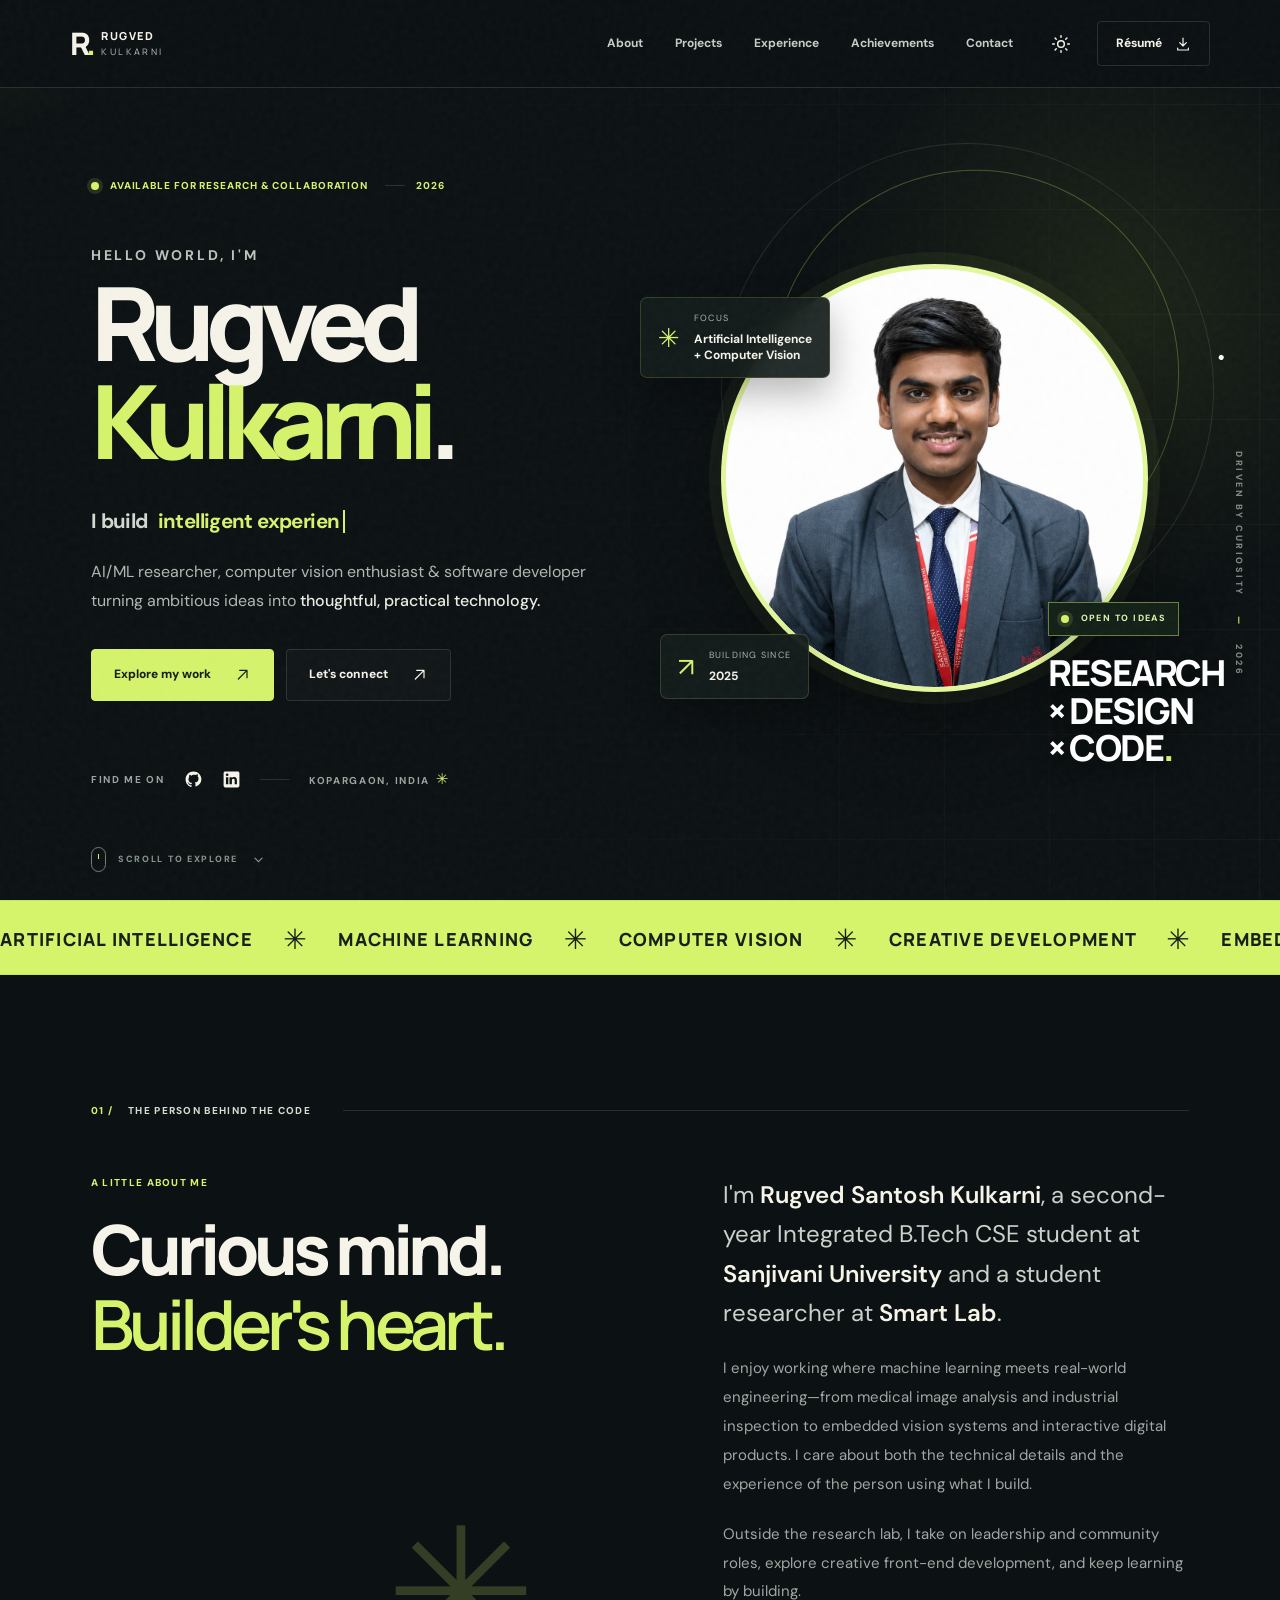
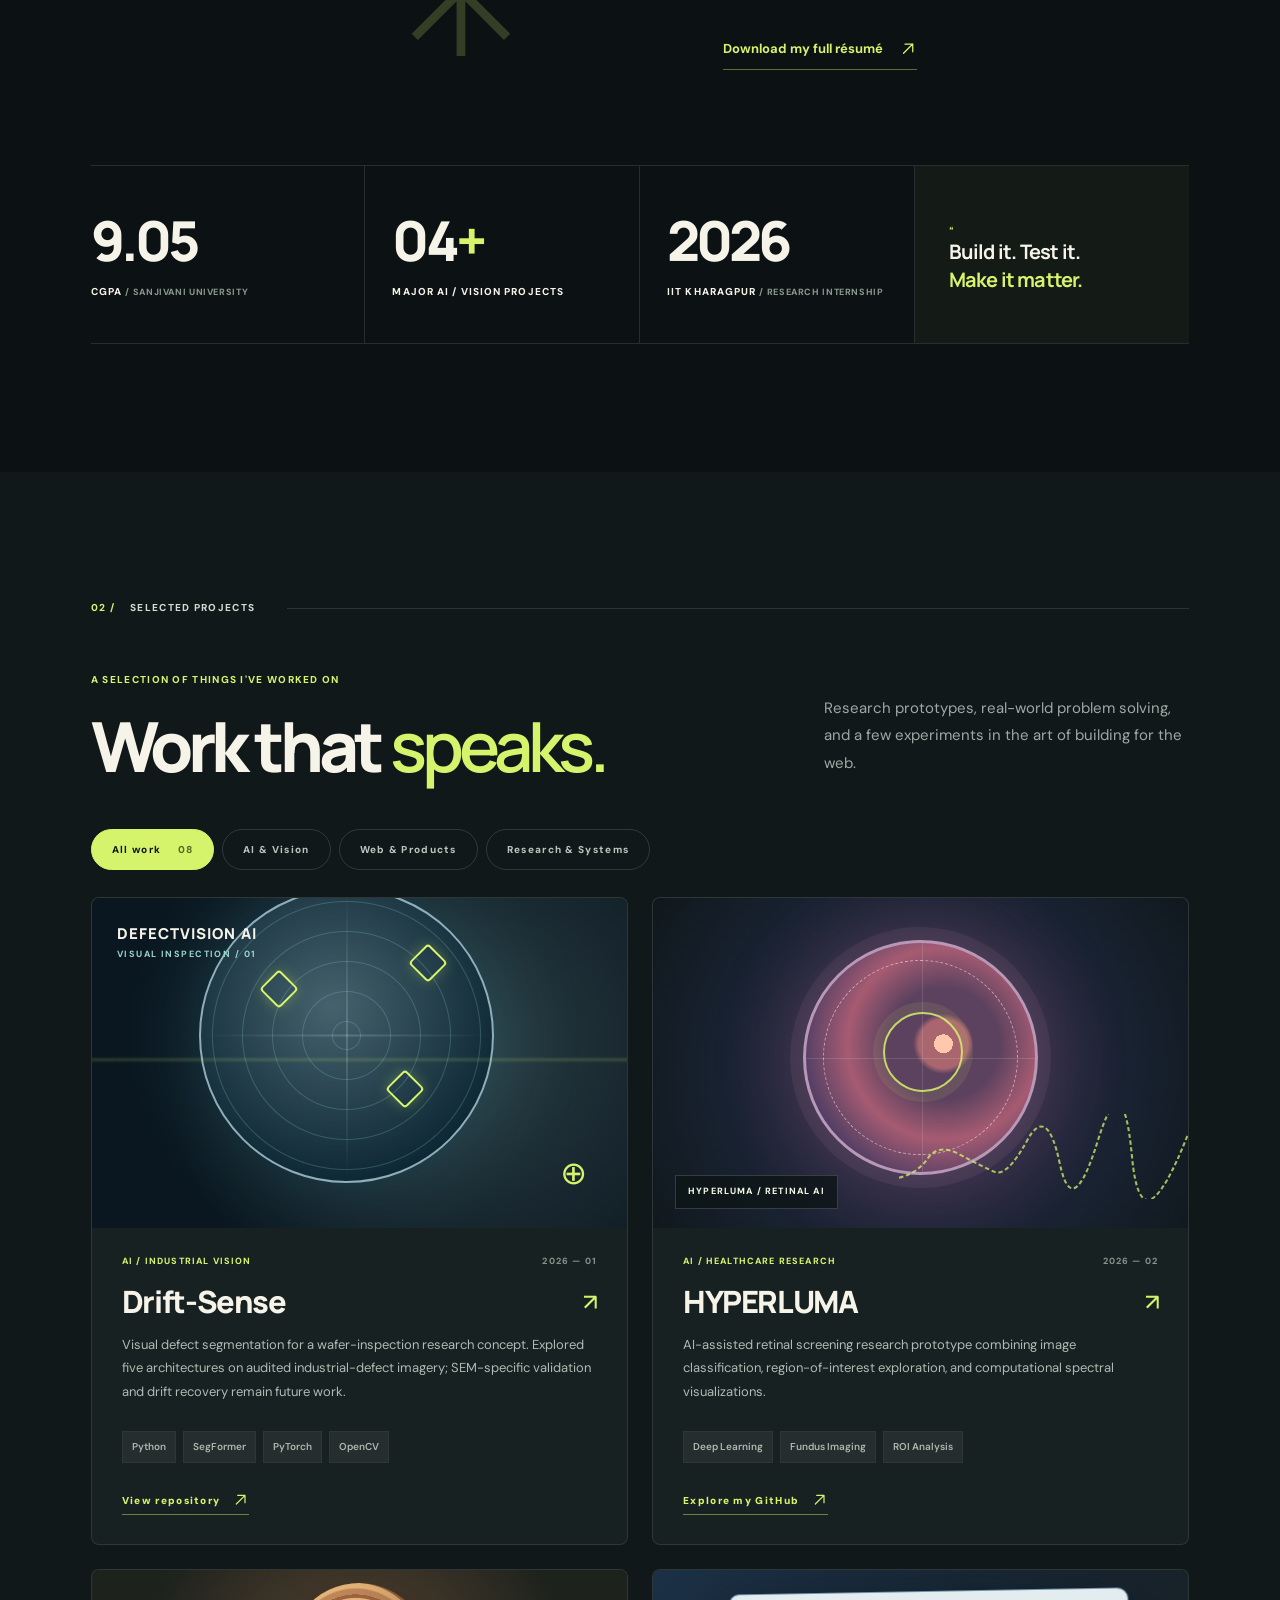
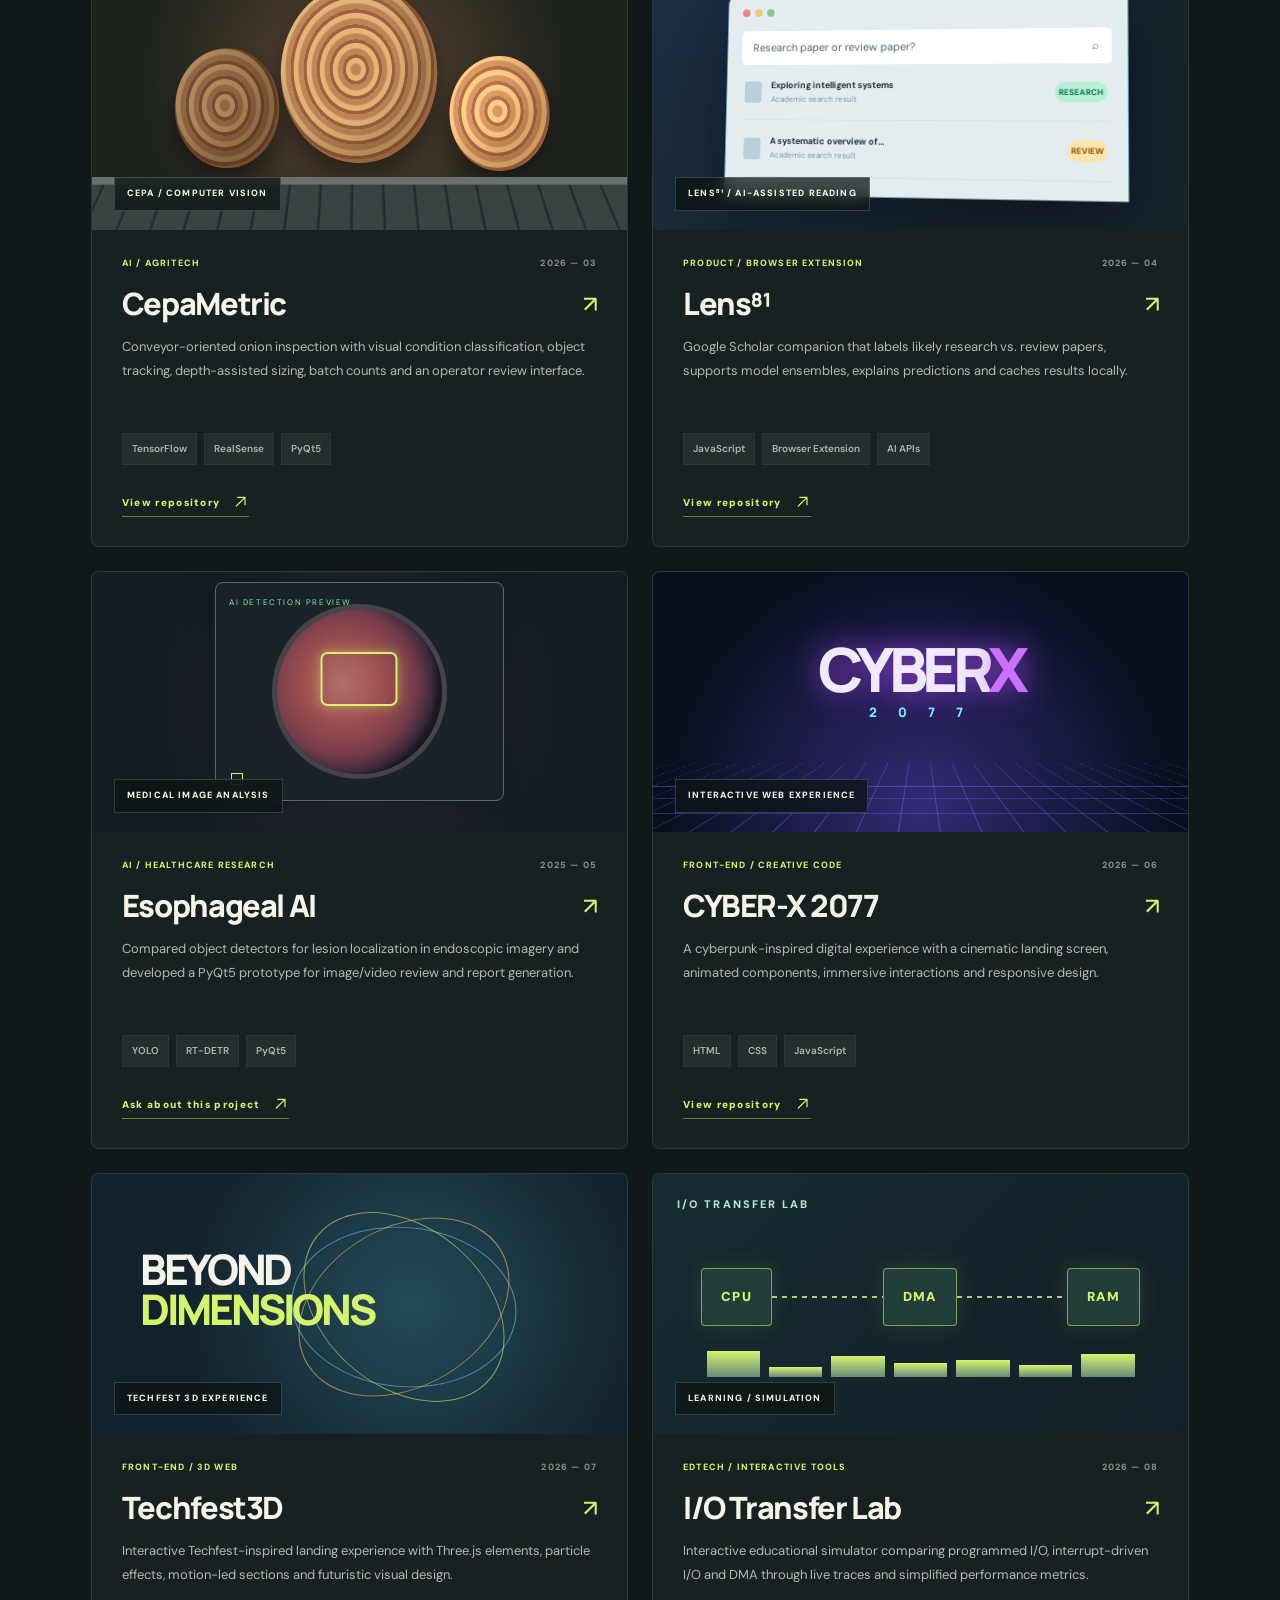
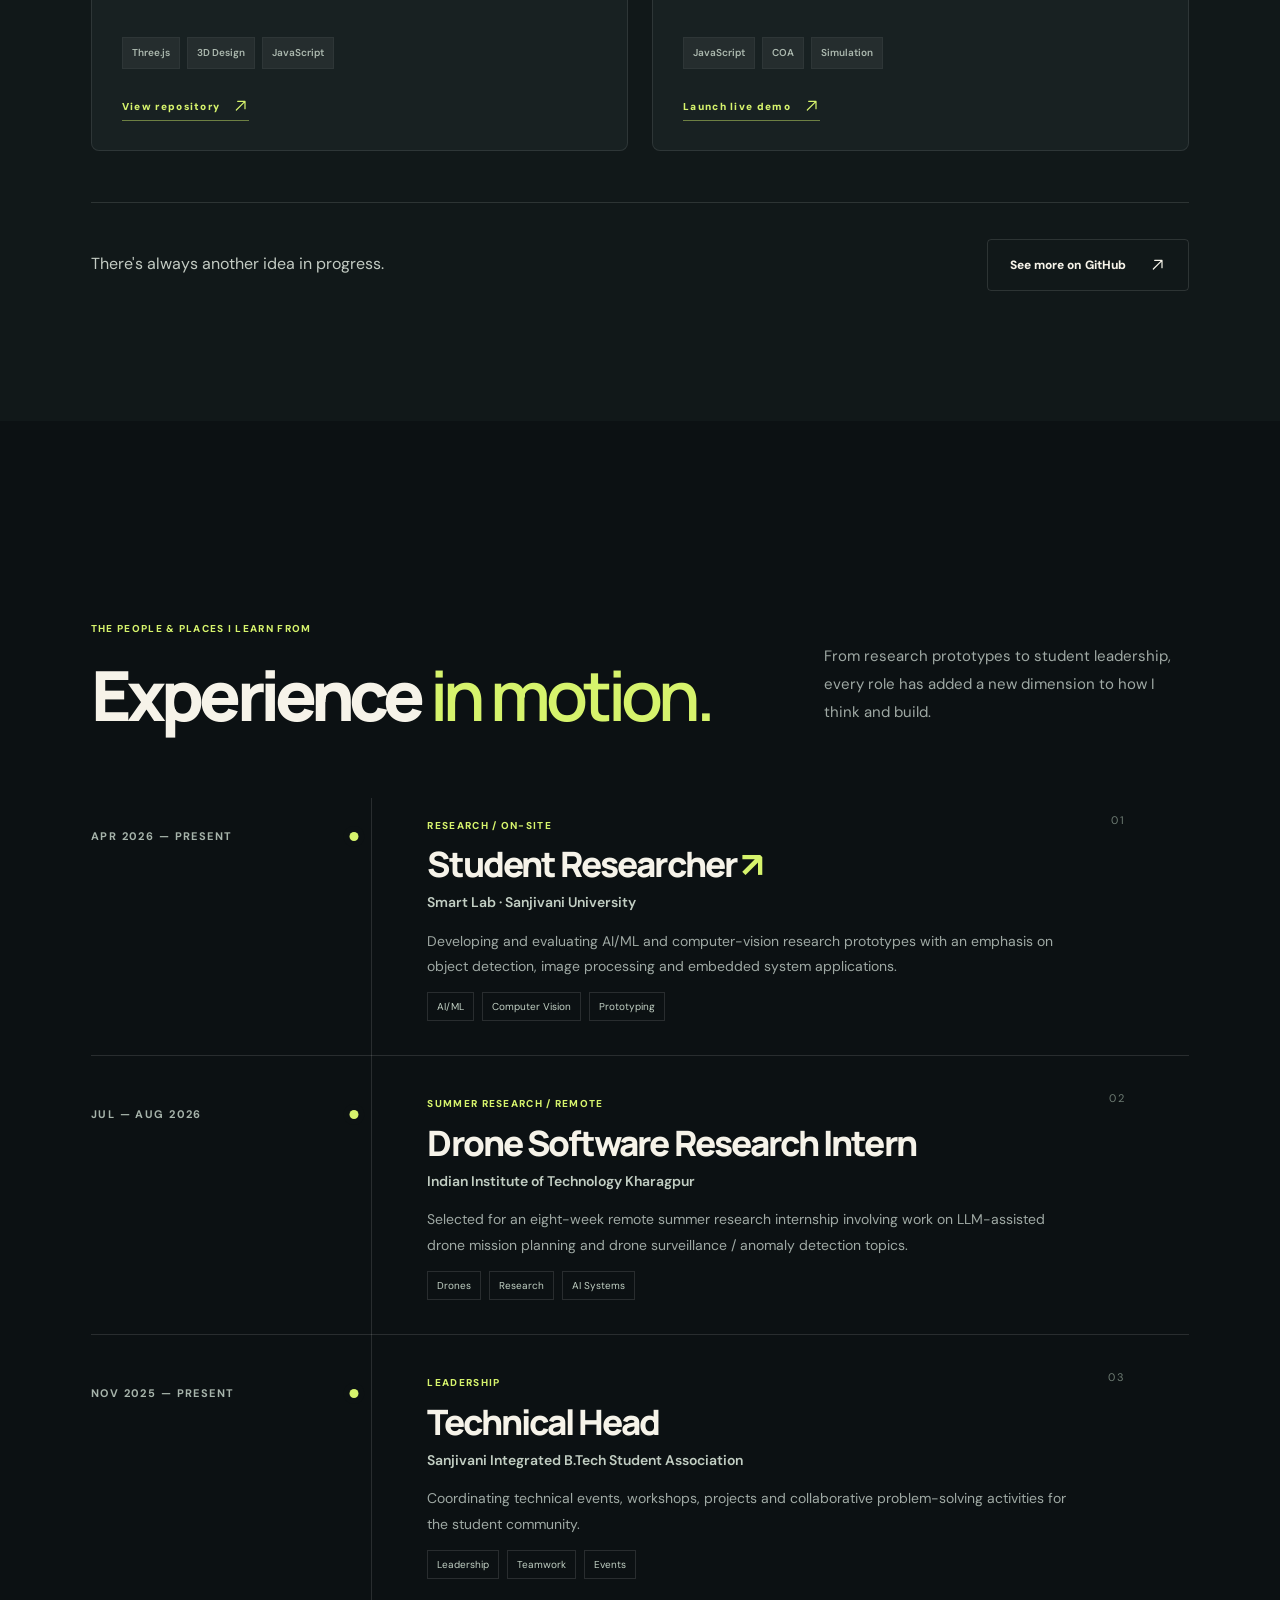
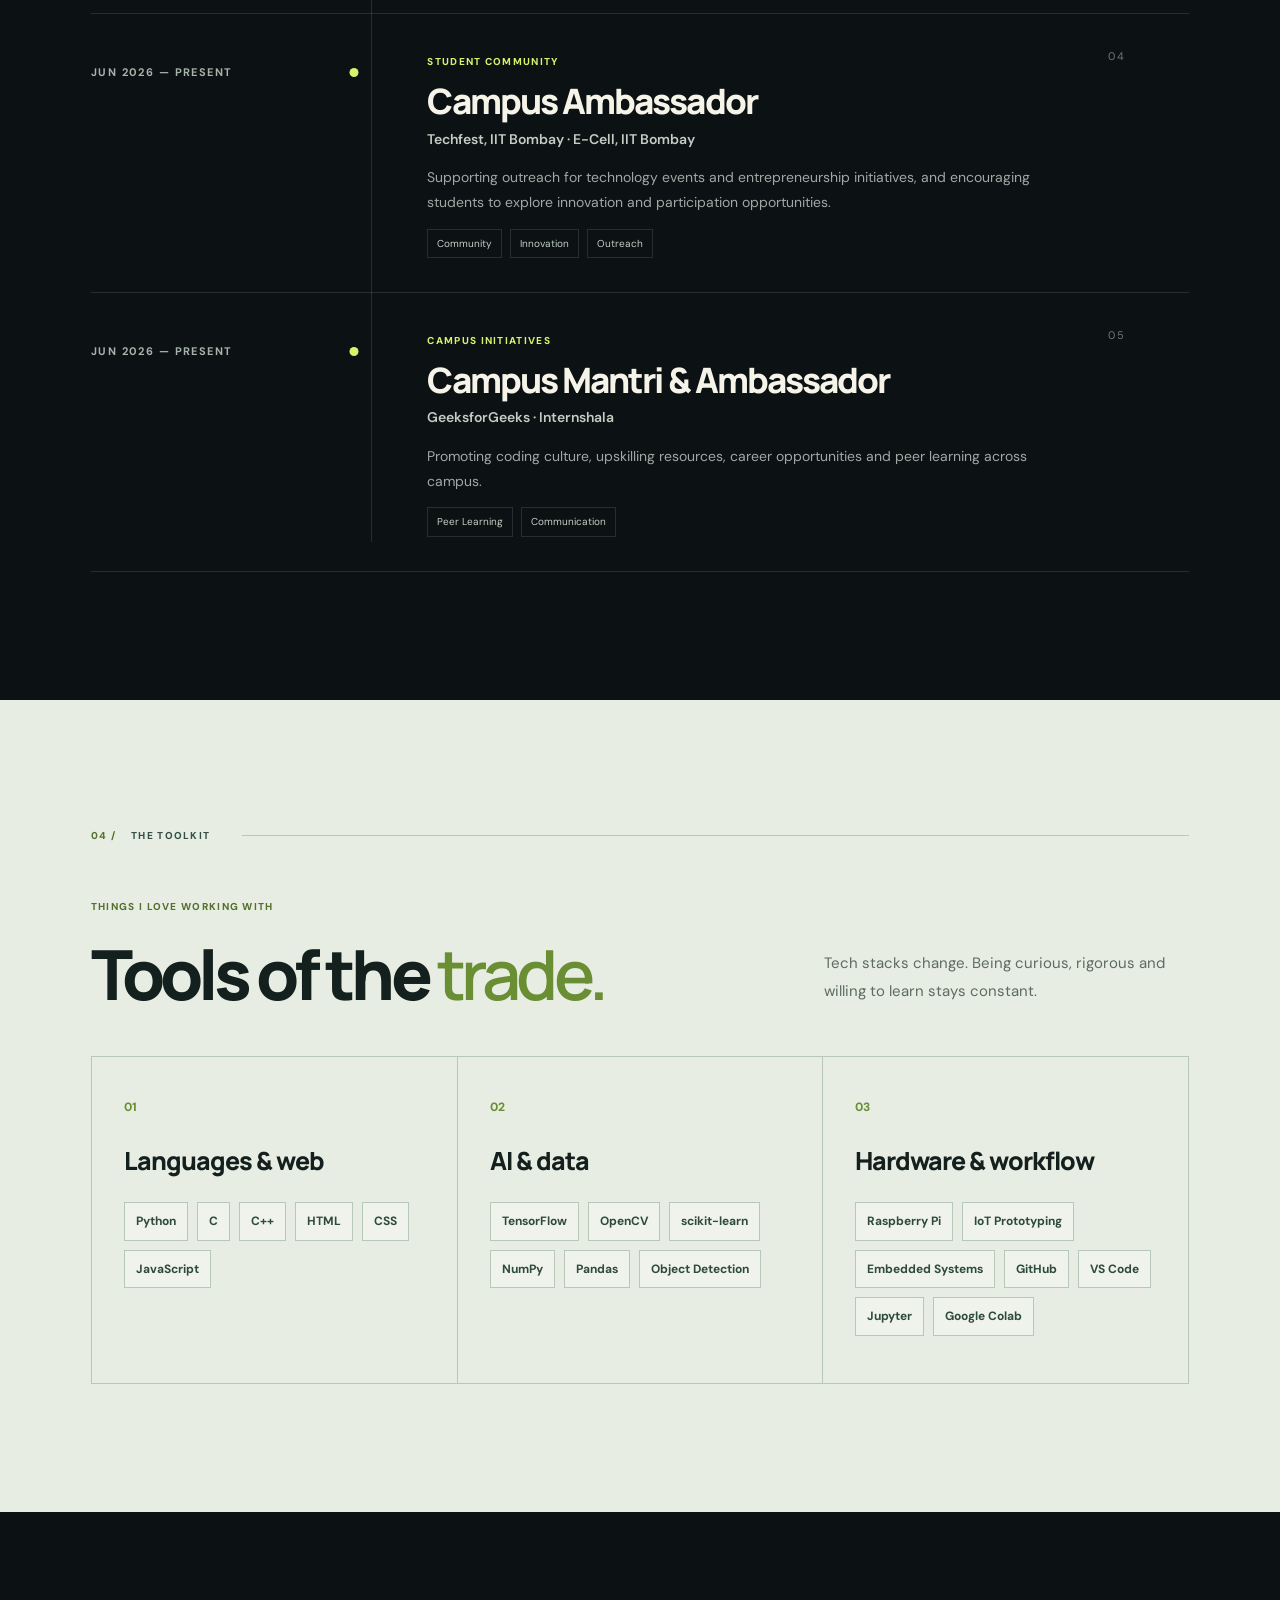
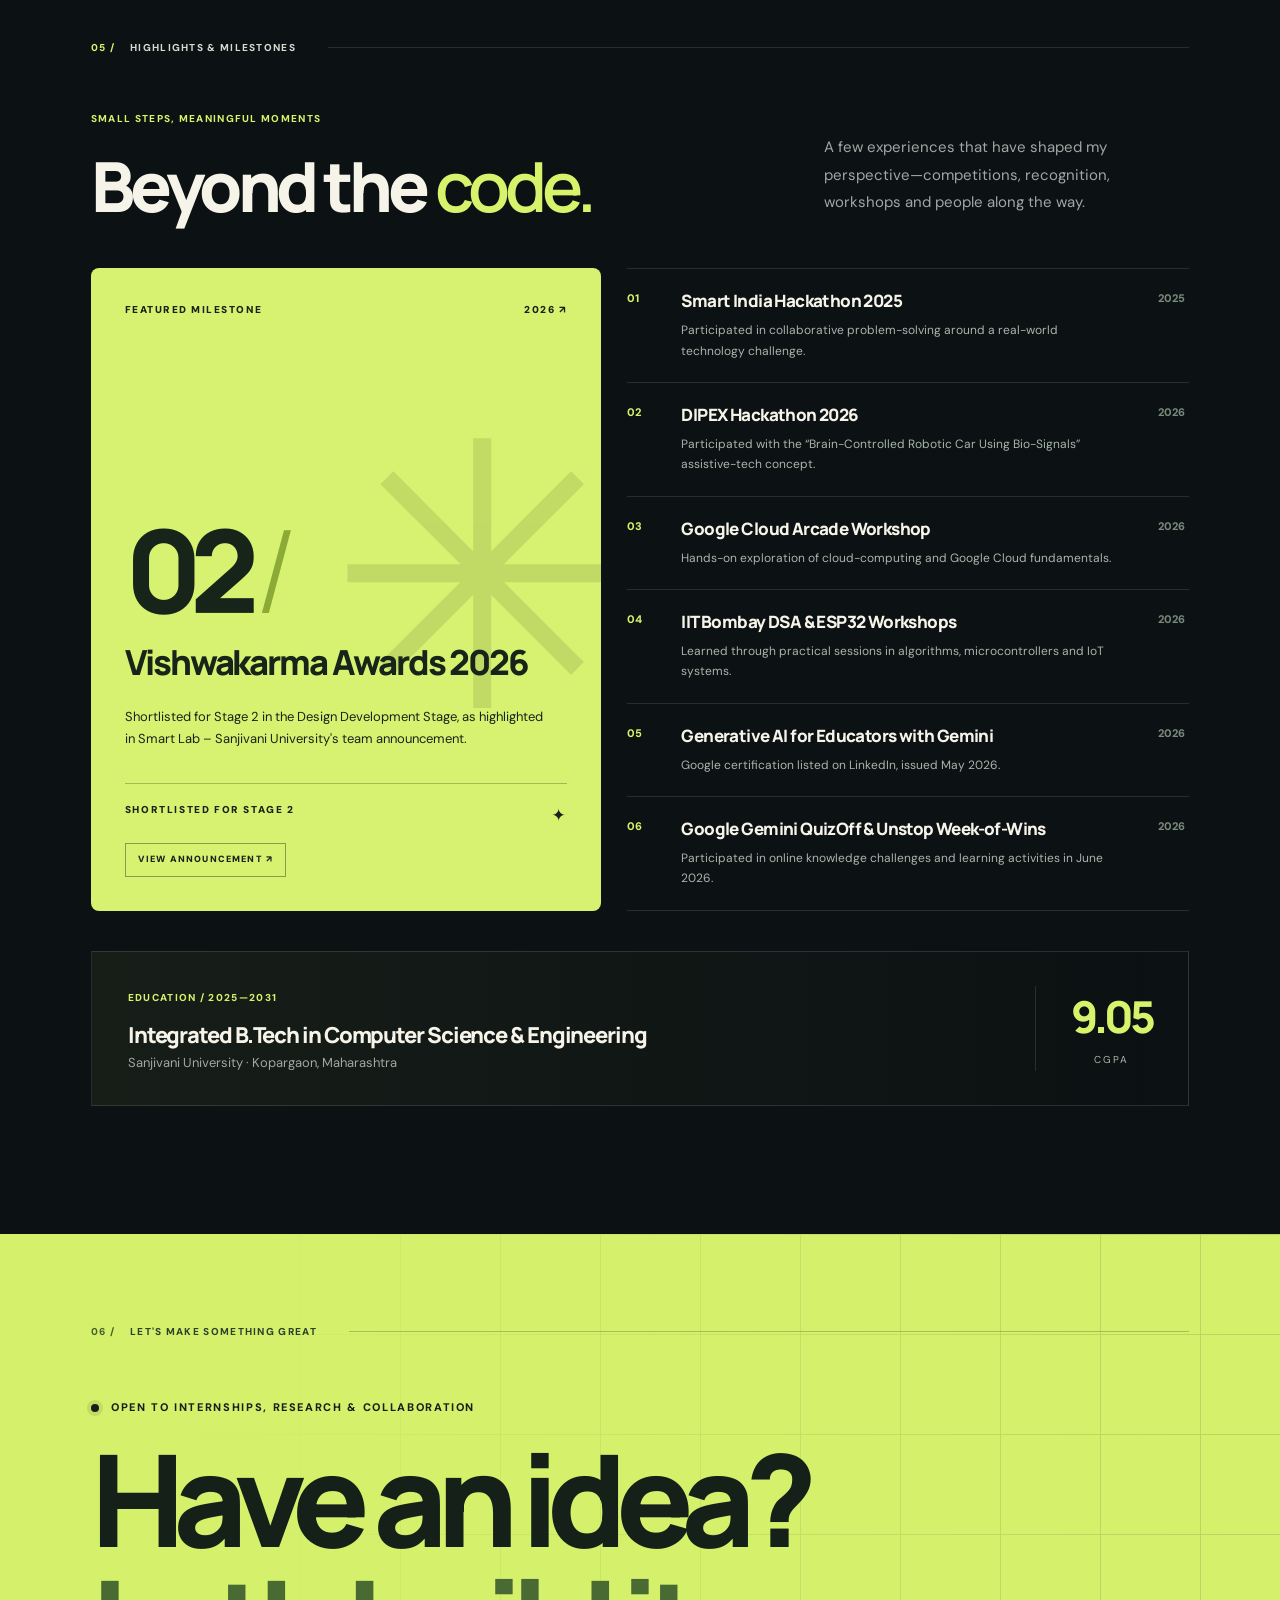
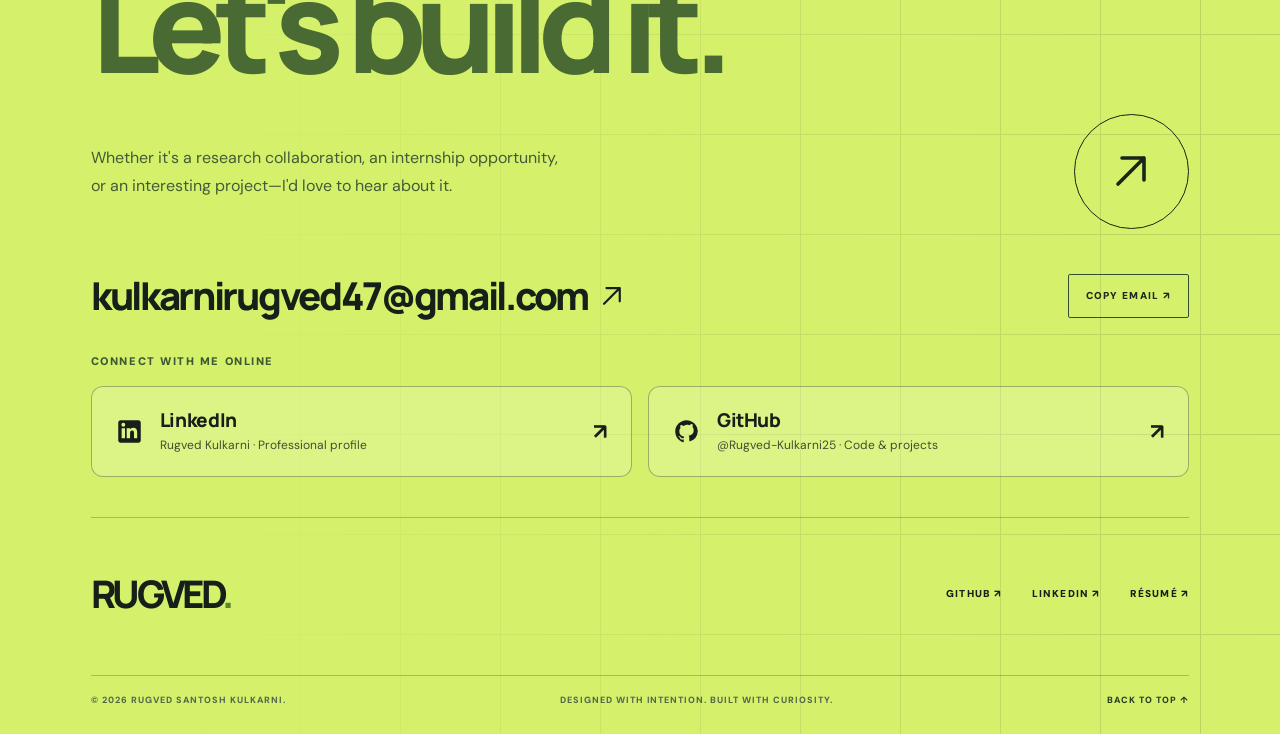
<file: Editable_Project/index.html>
<!doctype html>
<html lang="en">
<head>
  <meta charset="UTF-8" />
  <meta name="viewport" content="width=device-width, initial-scale=1" />
  <meta name="theme-color" content="#0b1016" />
  <meta name="description" content="Rugved Santosh Kulkarni — AI/ML researcher, computer vision builder, and software developer. Explore selected research, projects, experience and achievements." />
  <meta property="og:type" content="website" />
  <meta property="og:title" content="Rugved Kulkarni — AI/ML Researcher & Developer" />
  <meta property="og:description" content="Research-minded. Design-driven. Building intelligent tools for the real world." />
  <meta property="og:image" content="assets/rugved-portrait.webp" />
  <title>Rugved Kulkarni — AI/ML Researcher & Developer</title>
  <link rel="icon" type="image/svg+xml" href="assets/favicon.svg" />
  <link rel="preconnect" href="https://fonts.googleapis.com" />
  <link rel="preconnect" href="https://fonts.gstatic.com" crossorigin />
  <link href="https://fonts.googleapis.com/css2?family=DM+Sans:wght@400;500;600;700&family=Manrope:wght@400;500;600;700;800&display=swap" rel="stylesheet" />
  <link rel="stylesheet" href="style.css" />
  <script type="application/ld+json">{"@context":"https://schema.org","@type":"Person","name":"Rugved Santosh Kulkarni","jobTitle":"Student Researcher — AI/ML & Computer Vision","affiliation":{"@type":"CollegeOrUniversity","name":"Sanjivani University"},"sameAs":["https://github.com/Rugved-Kulkarni25","https://www.linkedin.com/in/rugved-kulkarni-864787371/"],"email":"mailto:kulkarnirugved47@gmail.com"}</script>
</head>
<body>
  <div id="scrollProgress" class="scroll-progress" aria-hidden="true"></div>
  <div class="cursor-halo" id="cursorHalo" aria-hidden="true"></div>
  <div class="noise" aria-hidden="true"></div>
  <svg class="svg-sprite" aria-hidden="true" xmlns="http://www.w3.org/2000/svg">
    <symbol id="arrow" viewBox="0 0 24 24"><path d="M5 18 18 5M7 5h11v11" fill="none" stroke="currentColor" stroke-width="1.8" stroke-linecap="round" stroke-linejoin="round"/></symbol>
    <symbol id="chevron" viewBox="0 0 24 24"><path d="m7 10 5 5 5-5" fill="none" stroke="currentColor" stroke-width="1.8" stroke-linecap="round" stroke-linejoin="round"/></symbol>
    <symbol id="github" viewBox="0 0 24 24"><path fill="currentColor" d="M12 2C6.48 2 2 6.48 2 12c0 4.42 2.87 8.17 6.84 9.49.5.09.68-.22.68-.48v-1.87c-2.78.6-3.37-1.18-3.37-1.18-.45-1.14-1.1-1.44-1.1-1.44-.9-.61.07-.6.07-.6 1 .07 1.53 1.03 1.53 1.03.89 1.52 2.33 1.08 2.9.83.09-.64.35-1.08.63-1.33-2.22-.25-4.55-1.11-4.55-4.95 0-1.09.39-1.98 1.03-2.68-.1-.25-.45-1.27.1-2.64 0 0 .84-.27 2.75 1.02A9.6 9.6 0 0 1 12 6.1c.85 0 1.7.11 2.5.34 1.91-1.29 2.75-1.02 2.75-1.02.55 1.37.2 2.39.1 2.64.64.7 1.03 1.59 1.03 2.68 0 3.85-2.34 4.7-4.57 4.94.36.31.67.92.67 1.85v2.74c0 .27.18.58.69.48A10.01 10.01 0 0 0 22 12c0-5.52-4.48-10-10-10Z"/></symbol>
    <symbol id="linkedin" viewBox="0 0 24 24"><path fill="currentColor" d="M20 2H4C2.9 2 2 2.9 2 4v16c0 1.1.9 2 2 2h16c1.1 0 2-.9 2-2V4c0-1.1-.9-2-2-2ZM8 18H5V9h3v9ZM6.5 7.7A1.7 1.7 0 1 1 6.5 4.3a1.7 1.7 0 0 1 0 3.4ZM19 18h-3v-4.4c0-1.1-.02-2.6-1.6-2.6-1.6 0-1.9 1.2-1.9 2.5V18h-3V9h2.9v1.2h.04c.4-.8 1.4-1.5 2.8-1.5 3 0 3.6 2 3.6 4.5V18Z"/></symbol>
    <symbol id="mail" viewBox="0 0 24 24"><rect x="3" y="5" width="18" height="14" rx="2" fill="none" stroke="currentColor" stroke-width="1.8"/><path d="m3 7 9 6 9-6" fill="none" stroke="currentColor" stroke-width="1.8"/></symbol>
    <symbol id="download" viewBox="0 0 24 24"><path d="M12 3v12m-5-5 5 5 5-5M4 18v3h16v-3" fill="none" stroke="currentColor" stroke-width="1.8" stroke-linecap="round" stroke-linejoin="round"/></symbol>
    <symbol id="spark" viewBox="0 0 24 24"><path d="m12 2 2.3 7.7L22 12l-7.7 2.3L12 22l-2.3-7.7L2 12l7.7-2.3L12 2Z" fill="currentColor"/></symbol>
    <symbol id="link" viewBox="0 0 24 24"><path d="m10 14 4-4m-7 7H6a4 4 0 0 1 0-8h4m4 6h4a4 4 0 0 0 0-8h-4" fill="none" stroke="currentColor" stroke-width="1.8" stroke-linecap="round"/></symbol>
    <symbol id="sun" viewBox="0 0 24 24"><circle cx="12" cy="12" r="4" fill="none" stroke="currentColor" stroke-width="1.8"/><path d="M12 2v2m0 16v2M2 12h2m16 0h2M4.9 4.9l1.4 1.4m11.4 11.4 1.4 1.4m0-14.2-1.4 1.4M6.3 17.7l-1.4 1.4" stroke="currentColor" stroke-width="1.8" stroke-linecap="round"/></symbol>
  </svg>

  <header class="site-header" id="siteHeader">
    <a class="brand" href="#home" aria-label="Rugved Kulkarni, back to top"><span class="brand-box">R<span class="brand-dot">.</span></span><span class="brand-name">RUGVED<span>KULKARNI</span></span></a>
    <nav class="desktop-nav" aria-label="Main navigation"><a href="#about">About</a><a href="#projects">Projects</a><a href="#experience">Experience</a><a href="#achievements">Achievements</a><a href="#contact">Contact</a></nav>
    <div class="header-actions"><button id="themeToggle" class="icon-button theme-toggle" type="button" aria-label="Switch color theme" title="Switch theme"><svg><use href="#sun"/></svg></button><a class="header-cta" href="assets/Rugved_Santosh_Kulkarni_Resume.pdf" download>Résumé <svg><use href="#download"/></svg></a><button id="menuToggle" class="menu-toggle" type="button" aria-expanded="false" aria-controls="mobileNav" aria-label="Open navigation"><span></span><span></span></button></div>
  </header>
  <nav class="mobile-nav" id="mobileNav" aria-label="Mobile navigation"><a href="#about">About</a><a href="#projects">Projects</a><a href="#experience">Experience</a><a href="#achievements">Achievements</a><a href="#contact">Contact</a></nav>

  <main>
    <section class="hero section-shell" id="home" aria-labelledby="heroTitle">
      <div class="hero-glow" aria-hidden="true"></div><div class="hero-grid" aria-hidden="true"></div>
      <div class="hero-content">
        <div class="eyebrow hero-eyebrow"><span class="status-dot"></span> AVAILABLE FOR RESEARCH & COLLABORATION <span class="eyebrow-line"></span> 2026</div>
        <p class="hero-overline animate-up">HELLO WORLD, I'M</p>
        <h1 id="heroTitle" class="hero-heading animate-up">Rugved<br/><span class="hero-lastname">Kulkarni<span class="hero-period">.</span></span></h1>
        <div class="hero-role animate-up"><span class="role-prefix">I build</span> <span id="typingText" class="typing-text">intelligent experiences</span><span class="typing-caret"></span></div>
        <p class="hero-description animate-up">AI/ML researcher, computer vision enthusiast & software developer turning ambitious ideas into <strong>thoughtful, practical technology.</strong></p>
        <div class="hero-ctas animate-up"><a href="#projects" class="btn btn-primary magnetic">Explore my work <svg><use href="#arrow"/></svg></a><a href="#contact" class="btn btn-ghost">Let's connect <svg><use href="#arrow"/></svg></a></div>
        <div class="hero-social animate-up"><span>FIND ME ON</span><a href="https://github.com/Rugved-Kulkarni25" target="_blank" rel="noopener noreferrer" aria-label="Rugved on GitHub"><svg><use href="#github"/></svg></a><a href="https://www.linkedin.com/in/rugved-kulkarni-864787371/" target="_blank" rel="noopener noreferrer" aria-label="Rugved on LinkedIn"><svg><use href="#linkedin"/></svg></a><span class="hero-social-rule"></span><span>KOPARGAON, INDIA <span class="tiny-star">✳</span></span></div>
      </div>
      <div class="hero-visual" aria-label="Portrait of Rugved Kulkarni">
        <div class="hero-orbit orbit-one" aria-hidden="true"></div><div class="hero-orbit orbit-two" aria-hidden="true"></div>
        <div class="photo-matte"><span class="photo-corner corner-tl"></span><span class="photo-corner corner-br"></span><img class="hero-photo" src="assets/rugved-portrait.webp" alt="Rugved Kulkarni wearing a suit and tie" fetchpriority="high" /></div>
        <div class="photo-label"><span class="small-pill"><span class="status-dot"></span> OPEN TO IDEAS</span><span class="photo-label-big">RESEARCH<br/>× DESIGN<br/>× CODE<span>.</span></span></div>
        <div class="floating-card float-card-top"><span class="float-card-icon">✳</span><div><small>FOCUS</small><strong>Artificial Intelligence<br/>+ Computer Vision</strong></div></div>
        <div class="floating-card float-card-bottom"><span class="floating-emoji">↗</span><div><small>BUILDING SINCE</small><strong>2025</strong></div></div>
        <div class="photo-vertical">DRIVEN BY CURIOSITY <span>—</span> 2026</div>
      </div>
      <a class="scroll-cue" href="#about"><span class="scroll-cue-wheel"></span> SCROLL TO EXPLORE <svg><use href="#chevron"/></svg></a>
    </section>

    <div class="marquee-outer" aria-hidden="true"><div class="marquee-track"><div class="marquee-run">ARTIFICIAL INTELLIGENCE <span>✳</span> MACHINE LEARNING <span>✳</span> COMPUTER VISION <span>✳</span> CREATIVE DEVELOPMENT <span>✳</span> EMBEDDED SYSTEMS <span>✳</span> RESEARCH & INNOVATION <span>✳</span> </div><div class="marquee-run">ARTIFICIAL INTELLIGENCE <span>✳</span> MACHINE LEARNING <span>✳</span> COMPUTER VISION <span>✳</span> CREATIVE DEVELOPMENT <span>✳</span> EMBEDDED SYSTEMS <span>✳</span> RESEARCH & INNOVATION <span>✳</span> </div></div></div>

    <section class="section section-shell about-section" id="about" aria-labelledby="aboutHeading">
      <div class="section-label reveal"><span class="section-index">01 /</span> THE PERSON BEHIND THE CODE <span class="section-line"></span></div>
      <div class="about-layout"><div class="about-heading-col reveal"><div class="section-kicker">A LITTLE ABOUT ME</div><h2 id="aboutHeading" class="display-heading">Curious mind.<br/><em>Builder's heart.</em></h2><div class="about-burst" aria-hidden="true">✳</div></div>
      <div class="about-copy reveal"><p class="lead-copy">I'm <strong>Rugved Santosh Kulkarni</strong>, a second-year Integrated B.Tech CSE student at <strong>Sanjivani University</strong> and a student researcher at <strong>Smart Lab</strong>.</p><p>I enjoy working where machine learning meets real-world engineering—from medical image analysis and industrial inspection to embedded vision systems and interactive digital products. I care about both the technical details and the experience of the person using what I build.</p><p>Outside the research lab, I take on leadership and community roles, explore creative front-end development, and keep learning by building.</p><a class="text-link" href="assets/Rugved_Santosh_Kulkarni_Resume.pdf" download>Download my full résumé <svg><use href="#arrow"/></svg></a></div></div>
      <div class="stats-grid reveal" aria-label="Highlights"><div class="stat-item"><strong>9.05</strong><span>CGPA <small>/ SANJIVANI UNIVERSITY</small></span></div><div class="stat-item"><strong>04<span>+</span></strong><span>MAJOR AI / VISION PROJECTS</span></div><div class="stat-item"><strong>2026</strong><span>IIT KHARAGPUR <small>/ RESEARCH INTERNSHIP</small></span></div><div class="stat-item stat-quote"><span class="quote-symbol">“</span><p>Build it. Test it.<br/><em>Make it matter.</em></p></div></div>
    </section>

    <section class="section projects-section" id="projects" aria-labelledby="projectsHeading"><div class="section-shell"><div class="section-label reveal"><span class="section-index">02 /</span> SELECTED PROJECTS <span class="section-line"></span></div><div class="section-top reveal"><div><div class="section-kicker">A SELECTION OF THINGS I'VE WORKED ON</div><h2 id="projectsHeading" class="display-heading">Work that <em>speaks.</em></h2></div><p>Research prototypes, real-world problem solving, and a few experiments in the art of building for the web.</p></div>
      <div class="filter-bar reveal" role="group" aria-label="Filter projects"><button class="filter-button active" data-filter="all" type="button" aria-pressed="true">All work <span>08</span></button><button class="filter-button" data-filter="ai" type="button" aria-pressed="false">AI & Vision</button><button class="filter-button" data-filter="web" type="button" aria-pressed="false">Web & Products</button><button class="filter-button" data-filter="research" type="button" aria-pressed="false">Research & Systems</button></div>
      <div class="project-grid" id="projectGrid">
        <article class="project-card feature-card reveal" data-categories="ai research"><div class="project-art art-wafer" aria-hidden="true"><div class="wafer-circles"><span></span><span></span><span></span></div><div class="wafer-scan"></div><div class="art-ui"><span>DEFECTVISION AI</span><b>VISUAL INSPECTION / 01</b></div><div class="wafer-crosshair">⊕</div></div><div class="project-details"><div class="project-topline"><span>AI / INDUSTRIAL VISION</span><span>2026 — 01</span></div><h3>Drift-Sense <span>↗</span></h3><p>Visual defect segmentation for a wafer-inspection research concept. Explored five architectures on audited industrial-defect imagery; SEM-specific validation and drift recovery remain future work.</p><div class="project-tags"><span>Python</span><span>SegFormer</span><span>PyTorch</span><span>OpenCV</span></div><a class="project-link" href="https://github.com/Rugved-Kulkarni25/Drift_Sens_AI_Powered_Navigation_Error_Recovery_for_Wafer_Inspection_Tools" target="_blank" rel="noopener noreferrer">View repository <svg><use href="#arrow"/></svg></a></div></article>
        <article class="project-card feature-card reveal" data-categories="ai research"><div class="project-art art-retina" aria-hidden="true"><div class="retina-orb"><span></span><span></span><span></span></div><div class="spectral-wave"><svg viewBox="0 0 320 100" preserveAspectRatio="none"><path d="M0 75 Q20 70 32 52T68 48T106 68T142 31T178 58T220 32T258 50T320 24"/></svg></div><span class="art-chip">HYPERLUMA / RETINAL AI</span></div><div class="project-details"><div class="project-topline"><span>AI / HEALTHCARE RESEARCH</span><span>2026 — 02</span></div><h3>HYPERLUMA <span>↗</span></h3><p>AI-assisted retinal screening research prototype combining image classification, region-of-interest exploration, and computational spectral visualizations.</p><div class="project-tags"><span>Deep Learning</span><span>Fundus Imaging</span><span>ROI Analysis</span></div><a class="project-link" href="https://github.com/Rugved-Kulkarni25" target="_blank" rel="noopener noreferrer">Explore my GitHub <svg><use href="#arrow"/></svg></a></div></article>
        <article class="project-card reveal" data-categories="ai research"><div class="project-art art-onion" aria-hidden="true"><div class="onion-ring ring-a"></div><div class="onion-ring ring-b"></div><div class="onion-ring ring-c"></div><div class="conveyor-belt"></div><span class="art-chip">CEPA / COMPUTER VISION</span></div><div class="project-details"><div class="project-topline"><span>AI / AGRITECH</span><span>2026 — 03</span></div><h3>CepaMetric <span>↗</span></h3><p>Conveyor-oriented onion inspection with visual condition classification, object tracking, depth-assisted sizing, batch counts and an operator review interface.</p><div class="project-tags"><span>TensorFlow</span><span>RealSense</span><span>PyQt5</span></div><a class="project-link" href="https://github.com/Rugved-Kulkarni25/SIH-CepaMetric-26031" target="_blank" rel="noopener noreferrer">View repository <svg><use href="#arrow"/></svg></a></div></article>
        <article class="project-card reveal" data-categories="web ai"><div class="project-art art-lens" aria-hidden="true"><div class="lens-browser"><div class="browser-controls"><i></i><i></i><i></i></div><div class="lens-search">Research paper or review paper? <span>⌕</span></div><div class="lens-result"><i></i><div><b>Exploring intelligent systems</b><small>Academic search result</small></div><strong>RESEARCH</strong></div><div class="lens-result"><i></i><div><b>A systematic overview of...</b><small>Academic search result</small></div><strong class="review">REVIEW</strong></div></div><span class="art-chip">LENS⁸¹ / AI-ASSISTED READING</span></div><div class="project-details"><div class="project-topline"><span>PRODUCT / BROWSER EXTENSION</span><span>2026 — 04</span></div><h3>Lens⁸¹ <span>↗</span></h3><p>Google Scholar companion that labels likely research vs. review papers, supports model ensembles, explains predictions and caches results locally.</p><div class="project-tags"><span>JavaScript</span><span>Browser Extension</span><span>AI APIs</span></div><a class="project-link" href="https://github.com/Rugved-Kulkarni25/Lens81_Smart_Extension" target="_blank" rel="noopener noreferrer">View repository <svg><use href="#arrow"/></svg></a></div></article>
        <article class="project-card reveal" data-categories="ai research"><div class="project-art art-esophageal" aria-hidden="true"><div class="med-frame"><div class="med-inner"><div class="med-focus"></div></div><span>AI DETECTION PREVIEW</span><span class="med-reticle"></span></div><span class="art-chip">MEDICAL IMAGE ANALYSIS</span></div><div class="project-details"><div class="project-topline"><span>AI / HEALTHCARE RESEARCH</span><span>2025 — 05</span></div><h3>Esophageal AI <span>↗</span></h3><p>Compared object detectors for lesion localization in endoscopic imagery and developed a PyQt5 prototype for image/video review and report generation.</p><div class="project-tags"><span>YOLO</span><span>RT-DETR</span><span>PyQt5</span></div><a class="project-link" href="mailto:kulkarnirugved47@gmail.com?subject=Esophageal%20AI%20project%20inquiry">Ask about this project <svg><use href="#arrow"/></svg></a></div></article>
        <article class="project-card reveal" data-categories="web"><div class="project-art art-cyber" aria-hidden="true"><div class="cyber-grid"></div><div class="cyber-center">CYBER<span>X</span><small>2 0 7 7</small></div><span class="art-chip">INTERACTIVE WEB EXPERIENCE</span></div><div class="project-details"><div class="project-topline"><span>FRONT-END / CREATIVE CODE</span><span>2026 — 06</span></div><h3>CYBER-X 2077 <span>↗</span></h3><p>A cyberpunk-inspired digital experience with a cinematic landing screen, animated components, immersive interactions and responsive design.</p><div class="project-tags"><span>HTML</span><span>CSS</span><span>JavaScript</span></div><a class="project-link" href="https://github.com/Rugved-Kulkarni25/CYBER-X-2077" target="_blank" rel="noopener noreferrer">View repository <svg><use href="#arrow"/></svg></a></div></article>
        <article class="project-card reveal" data-categories="web"><div class="project-art art-techfest" aria-hidden="true"><div class="techfest-orbit"><span class="orb-a"></span><span class="orb-b"></span><span class="orb-c"></span></div><div class="techfest-word">BEYOND<br/><em>DIMENSIONS</em></div><span class="art-chip">TECHFEST 3D EXPERIENCE</span></div><div class="project-details"><div class="project-topline"><span>FRONT-END / 3D WEB</span><span>2026 — 07</span></div><h3>Techfest3D <span>↗</span></h3><p>Interactive Techfest-inspired landing experience with Three.js elements, particle effects, motion-led sections and futuristic visual design.</p><div class="project-tags"><span>Three.js</span><span>3D Design</span><span>JavaScript</span></div><a class="project-link" href="https://github.com/Rugved-Kulkarni25/Techfest3D" target="_blank" rel="noopener noreferrer">View repository <svg><use href="#arrow"/></svg></a></div></article>
        <article class="project-card reveal" data-categories="web research"><div class="project-art art-coa" aria-hidden="true"><div class="dma-label">I/O TRANSFER LAB</div><div class="dma-nodes"><span>CPU</span><i></i><span>DMA</span><i></i><span>RAM</span></div><div class="dma-bars"><i></i><i></i><i></i><i></i><i></i><i></i><i></i></div><span class="art-chip">LEARNING / SIMULATION</span></div><div class="project-details"><div class="project-topline"><span>EDTECH / INTERACTIVE TOOLS</span><span>2026 — 08</span></div><h3>I/O Transfer Lab <span>↗</span></h3><p>Interactive educational simulator comparing programmed I/O, interrupt-driven I/O and DMA through live traces and simplified performance metrics.</p><div class="project-tags"><span>JavaScript</span><span>COA</span><span>Simulation</span></div><a class="project-link" href="https://rugved-kulkarni25.github.io/COA-Project/" target="_blank" rel="noopener noreferrer">Launch live demo <svg><use href="#arrow"/></svg></a></div></article>
      </div>
      <div class="projects-outro reveal"><p>There's always another idea in progress.</p><a href="https://github.com/Rugved-Kulkarni25?tab=repositories" target="_blank" rel="noopener noreferrer" class="btn btn-outline">See more on GitHub <svg><use href="#arrow"/></svg></a></div></div></section>

    <section class="section section-shell experience-section" id="experience" aria-labelledby="experienceHeading"><div class="section-label reveal"><span class="section-index">03 /</span> JOURNEY SO FAR <span class="section-line"></span></div><div class="section-top reveal"><div><div class="section-kicker">THE PEOPLE & PLACES I LEARN FROM</div><h2 class="display-heading" id="experienceHeading">Experience <em>in motion.</em></h2></div><p>From research prototypes to student leadership, every role has added a new dimension to how I think and build.</p></div>
      <div class="timeline">
        <article class="timeline-row reveal"><div class="timeline-date">APR 2026 — PRESENT</div><div class="timeline-node"></div><div class="timeline-content"><div class="timeline-head"><div><span class="tiny-category">RESEARCH / ON-SITE</span><h3>Student Researcher <span class="job-highlight">↗</span></h3><p class="timeline-org">Smart Lab · Sanjivani University</p></div><span class="work-index">01</span></div><p>Developing and evaluating AI/ML and computer-vision research prototypes with an emphasis on object detection, image processing and embedded system applications.</p><div class="mini-tags"><span>AI/ML</span><span>Computer Vision</span><span>Prototyping</span></div></div></article>
        <article class="timeline-row reveal"><div class="timeline-date">JUL — AUG 2026</div><div class="timeline-node"></div><div class="timeline-content"><div class="timeline-head"><div><span class="tiny-category">SUMMER RESEARCH / REMOTE</span><h3>Drone Software Research Intern</h3><p class="timeline-org">Indian Institute of Technology Kharagpur</p></div><span class="work-index">02</span></div><p>Selected for an eight-week remote summer research internship involving work on LLM-assisted drone mission planning and drone surveillance / anomaly detection topics.</p><div class="mini-tags"><span>Drones</span><span>Research</span><span>AI Systems</span></div></div></article>
        <article class="timeline-row reveal"><div class="timeline-date">NOV 2025 — PRESENT</div><div class="timeline-node"></div><div class="timeline-content"><div class="timeline-head"><div><span class="tiny-category">LEADERSHIP</span><h3>Technical Head</h3><p class="timeline-org">Sanjivani Integrated B.Tech Student Association</p></div><span class="work-index">03</span></div><p>Coordinating technical events, workshops, projects and collaborative problem-solving activities for the student community.</p><div class="mini-tags"><span>Leadership</span><span>Teamwork</span><span>Events</span></div></div></article>
        <article class="timeline-row reveal"><div class="timeline-date">JUN 2026 — PRESENT</div><div class="timeline-node"></div><div class="timeline-content"><div class="timeline-head"><div><span class="tiny-category">STUDENT COMMUNITY</span><h3>Campus Ambassador</h3><p class="timeline-org">Techfest, IIT Bombay · E-Cell, IIT Bombay</p></div><span class="work-index">04</span></div><p>Supporting outreach for technology events and entrepreneurship initiatives, and encouraging students to explore innovation and participation opportunities.</p><div class="mini-tags"><span>Community</span><span>Innovation</span><span>Outreach</span></div></div></article>
        <article class="timeline-row reveal"><div class="timeline-date">JUN 2026 — PRESENT</div><div class="timeline-node"></div><div class="timeline-content"><div class="timeline-head"><div><span class="tiny-category">CAMPUS INITIATIVES</span><h3>Campus Mantri & Ambassador</h3><p class="timeline-org">GeeksforGeeks · Internshala</p></div><span class="work-index">05</span></div><p>Promoting coding culture, upskilling resources, career opportunities and peer learning across campus.</p><div class="mini-tags"><span>Peer Learning</span><span>Communication</span></div></div></article>
      </div>
    </section>

    <section class="section skills-section" id="skills" aria-labelledby="skillsHeading"><div class="section-shell"><div class="section-label reveal"><span class="section-index">04 /</span> THE TOOLKIT <span class="section-line"></span></div><div class="skills-header reveal"><div><div class="section-kicker">THINGS I LOVE WORKING WITH</div><h2 id="skillsHeading" class="display-heading">Tools of the <em>trade.</em></h2></div><p>Tech stacks change. Being curious, rigorous and willing to learn stays constant.</p></div><div class="skills-layout reveal"><div class="skill-block"><span class="skill-index">01</span><h3>Languages & web</h3><div class="skills-list"><span>Python</span><span>C</span><span>C++</span><span>HTML</span><span>CSS</span><span>JavaScript</span></div></div><div class="skill-block"><span class="skill-index">02</span><h3>AI & data</h3><div class="skills-list"><span>TensorFlow</span><span>OpenCV</span><span>scikit-learn</span><span>NumPy</span><span>Pandas</span><span>Object Detection</span></div></div><div class="skill-block"><span class="skill-index">03</span><h3>Hardware & workflow</h3><div class="skills-list"><span>Raspberry Pi</span><span>IoT Prototyping</span><span>Embedded Systems</span><span>GitHub</span><span>VS Code</span><span>Jupyter</span><span>Google Colab</span></div></div></div></div></section>

    <section class="section section-shell achievements-section" id="achievements" aria-labelledby="achieveHeading"><div class="section-label reveal"><span class="section-index">05 /</span> HIGHLIGHTS & MILESTONES <span class="section-line"></span></div><div class="section-top reveal"><div><div class="section-kicker">SMALL STEPS, MEANINGFUL MOMENTS</div><h2 id="achieveHeading" class="display-heading">Beyond the <em>code.</em></h2></div><p>A few experiences that have shaped my perspective—competitions, recognition, workshops and people along the way.</p></div><div class="achievements-grid"><article class="achievement-feature reveal"><div class="achievement-orbit" aria-hidden="true">✳</div><div class="achieve-top"><span>FEATURED MILESTONE</span><span>2026 ↗</span></div><div class="award-big">02<span>/</span></div><h3>Vishwakarma Awards 2026</h3><p>Shortlisted for Stage 2 in the Design Development Stage, as highlighted in Smart Lab – Sanjivani University's team announcement.</p><span class="award-footer">SHORTLISTED FOR STAGE 2 <span>✦</span></span><a class="award-evidence-link" href="assets/vishwakarma-stage2-announcement.webp" target="_blank" rel="noopener noreferrer" aria-label="View Vishwakarma Awards Stage 2 announcement">VIEW ANNOUNCEMENT ↗</a></article><div class="achieve-list"><article class="achievement-line reveal"><span class="achieve-number">01</span><div><h3>Smart India Hackathon 2025</h3><p>Participated in collaborative problem-solving around a real-world technology challenge.</p></div><span class="achieve-year">2025</span></article><article class="achievement-line reveal"><span class="achieve-number">02</span><div><h3>DIPEX Hackathon 2026</h3><p>Participated with the “Brain-Controlled Robotic Car Using Bio-Signals” assistive-tech concept.</p></div><span class="achieve-year">2026</span></article><article class="achievement-line reveal"><span class="achieve-number">03</span><div><h3>Google Cloud Arcade Workshop</h3><p>Hands-on exploration of cloud-computing and Google Cloud fundamentals.</p></div><span class="achieve-year">2026</span></article><article class="achievement-line reveal"><span class="achieve-number">04</span><div><h3>IIT Bombay DSA & ESP32 Workshops</h3><p>Learned through practical sessions in algorithms, microcontrollers and IoT systems.</p></div><span class="achieve-year">2026</span></article><article class="achievement-line reveal"><span class="achieve-number">05</span><div><h3>Generative AI for Educators with Gemini</h3><p>Google certification listed on LinkedIn, issued May 2026.</p></div><span class="achieve-year">2026</span></article><article class="achievement-line reveal"><span class="achieve-number">06</span><div><h3>Google Gemini QuizOff & Unstop Week-of-Wins</h3><p>Participated in online knowledge challenges and learning activities in June 2026.</p></div><span class="achieve-year">2026</span></article></div></div>
      <div class="education-box reveal"><div><span class="tiny-category">EDUCATION / 2025—2031</span><h3>Integrated B.Tech in Computer Science & Engineering</h3><p>Sanjivani University · Kopargaon, Maharashtra</p></div><div class="education-grade"><strong>9.05</strong><span>CGPA</span></div></div>
    </section>

    <section class="contact-section" id="contact" aria-labelledby="contactHeading"><div class="contact-grid-bg" aria-hidden="true"></div><div class="section-shell contact-inner"><div class="section-label reveal"><span class="section-index">06 /</span> LET'S MAKE SOMETHING GREAT <span class="section-line"></span></div><div class="contact-main reveal"><div class="contact-kicker"><span class="status-dot"></span> OPEN TO INTERNSHIPS, RESEARCH & COLLABORATION</div><h2 id="contactHeading">Have an idea?<br/><em>Let's build it.</em></h2><div class="contact-bottom"><p>Whether it's a research collaboration, an internship opportunity, or an interesting project—I'd love to hear about it.</p><a class="contact-circle magnetic" href="mailto:kulkarnirugved47@gmail.com?subject=Let's%20collaborate" aria-label="Email Rugved Kulkarni"><svg><use href="#arrow"/></svg></a></div></div><div class="contact-links reveal"><a class="contact-email" href="mailto:kulkarnirugved47@gmail.com">kulkarnirugved47@gmail.com <svg><use href="#arrow"/></svg></a><button class="copy-button" type="button" id="copyEmail" aria-label="Copy email address">COPY EMAIL ↗</button></div><div class="contact-social-heading">CONNECT WITH ME ONLINE</div><div class="contact-social-links" aria-label="Social media profiles">
<a class="contact-social-card" href="https://www.linkedin.com/in/rugved-kulkarni-864787371/" target="_blank" rel="noopener noreferrer" aria-label="Visit Rugved Kulkarni on LinkedIn (opens in a new tab)"><svg class="social-brand-icon" aria-hidden="true"><use href="#linkedin"/></svg><span class="social-card-text"><strong>LinkedIn</strong><small>Rugved Kulkarni · Professional profile</small></span><span class="social-link-arrow" aria-hidden="true">↗</span></a>
<a class="contact-social-card" href="https://github.com/Rugved-Kulkarni25" target="_blank" rel="noopener noreferrer" aria-label="Visit Rugved Kulkarni on GitHub (opens in a new tab)"><svg class="social-brand-icon" aria-hidden="true"><use href="#github"/></svg><span class="social-card-text"><strong>GitHub</strong><small>@Rugved-Kulkarni25 · Code &amp; projects</small></span><span class="social-link-arrow" aria-hidden="true">↗</span></a>
</div><footer class="footer"><div class="footer-top"><div class="footer-brand">RUGVED<span>.</span></div><div class="footer-links"><a href="https://github.com/Rugved-Kulkarni25" target="_blank" rel="noopener noreferrer">GITHUB ↗</a><a href="https://www.linkedin.com/in/rugved-kulkarni-864787371/" target="_blank" rel="noopener noreferrer">LINKEDIN ↗</a><a href="assets/Rugved_Santosh_Kulkarni_Resume.pdf" download>RÉSUMÉ ↗</a></div></div><div class="footer-bottom"><span>© <span id="year">2026</span> RUGVED SANTOSH KULKARNI.</span><span>DESIGNED WITH INTENTION. BUILT WITH CURIOSITY.</span><a href="#home">BACK TO TOP ↑</a></div></footer></div></section>
  </main>
  <div id="toast" class="toast" role="status" aria-live="polite"></div>
  <script src="script.js" defer></script>
</body>
</html>
</file>
<file: Editable_Project/style.css>
:root{color-scheme:dark;--bg:#0c1113;--bg2:#13191a;--surface:#161e1f;--surface2:#1d2626;--ink:#f6f3e9;--muted:#9fa9a4;--line:rgba(255,255,255,.12);--accent:#d6f36c;--accent-dark:#a8c542;--font:'DM Sans',system-ui,-apple-system,BlinkMacSystemFont,'Segoe UI',sans-serif;--display:'Manrope',var(--font);--shadow:0 28px 80px rgba(0,0,0,.3)}
*,*::before,*::after{box-sizing:border-box}html{scroll-behavior:smooth;scroll-padding-top:90px}body{margin:0;background:var(--bg);color:var(--ink);font-family:var(--font);-webkit-font-smoothing:antialiased;line-height:1.55;overflow-x:hidden}a{color:inherit;text-decoration:none}button{font:inherit;cursor:pointer}img,svg{max-width:100%}svg{width:20px;height:20px}button:focus-visible,a:focus-visible{outline:2px solid var(--accent);outline-offset:5px}::selection{background:var(--accent);color:#08100a}.svg-sprite{position:absolute;width:0;height:0;overflow:hidden}.section-shell{max-width:1440px;margin-inline:auto;padding-inline:clamp(24px,7.1vw,112px)}.noise{position:fixed;inset:0;z-index:120;pointer-events:none;opacity:.045;background-image:url("data:image/svg+xml,%3Csvg viewBox='0 0 180 180' xmlns='http://www.w3.org/2000/svg'%3E%3Cfilter id='n'%3E%3CfeTurbulence type='fractalNoise' baseFrequency='.78' numOctaves='3' stitchTiles='stitch'/%3E%3C/filter%3E%3Crect width='100%25' height='100%25' filter='url(%23n)' opacity='.7'/%3E%3C/svg%3E")}.scroll-progress{position:fixed;height:3px;width:0;inset:0 auto auto 0;z-index:200;background:var(--accent);box-shadow:0 0 12px var(--accent)}.cursor-halo{position:fixed;width:360px;height:360px;left:-200px;top:-200px;background:radial-gradient(circle,rgba(214,243,108,.07),transparent 65%);z-index:1;pointer-events:none;transition:transform .12s ease-out}.site-header{height:88px;position:fixed;top:0;left:0;right:0;z-index:90;display:flex;align-items:center;gap:28px;justify-content:space-between;padding:0 clamp(24px,5.5vw,100px);border-bottom:1px solid transparent;transition:height .25s,background .25s,border-color .25s;backdrop-filter:blur(17px)}.site-header.is-scrolled{background:rgba(12,17,19,.9);border-bottom-color:var(--line);height:74px}.brand{display:flex;align-items:center;gap:10px;white-space:nowrap;min-width:206px}.brand-box{font:900 31px/1 var(--display);letter-spacing:-.16em}.brand-dot{color:var(--accent)}.brand-name{font:800 11px/1.1 var(--display);letter-spacing:.13em;display:flex;flex-direction:column}.brand-name span{font-weight:500;letter-spacing:.26em;font-size:9px;color:var(--muted);margin-top:5px}.desktop-nav{display:flex;align-items:center;gap:clamp(17px,2.5vw,38px);margin-left:auto}.desktop-nav a{font-size:12px;font-weight:700;color:#c4cec7;transition:color .2s;position:relative}.desktop-nav a::after{content:'';position:absolute;left:0;right:100%;bottom:-8px;height:2px;background:var(--accent);transition:right .2s}.desktop-nav a:hover,.desktop-nav a.is-current{color:var(--accent)}.desktop-nav a:hover::after,.desktop-nav a.is-current::after{right:0}.header-actions{display:flex;align-items:center;gap:16px}.header-cta{display:flex;align-items:center;gap:13px;border:1px solid var(--line);padding:12px 18px;border-radius:4px;font-size:12px;font-weight:800;transition:background .2s,color .2s,border-color .2s}.header-cta svg{width:16px;height:16px}.header-cta:hover{background:var(--accent);color:#0c1113;border-color:var(--accent)}.icon-button{width:40px;height:40px;display:grid;place-items:center;background:transparent;color:var(--ink);border:0}.icon-button:hover{color:var(--accent)}.menu-toggle{display:none;border:0;background:transparent;color:var(--ink);width:42px;height:42px;align-content:center;gap:6px;padding:9px}.menu-toggle span{display:block;height:2px;background:currentColor;transition:transform .2s}.mobile-nav{display:none}
/* Hero */
.hero{min-height:850px;height:min(900px,100svh);max-height:1040px;padding-top:118px;padding-bottom:62px;position:relative;display:grid;grid-template-columns:1.05fr .95fr;align-items:center;isolation:isolate;gap:28px}.hero-grid{position:absolute;inset:0;z-index:-1;opacity:.25;background-image:linear-gradient(to right,transparent calc(100% - 1px),rgba(255,255,255,.14) calc(100% - 1px)),linear-gradient(to bottom,transparent calc(100% - 1px),rgba(255,255,255,.14) calc(100% - 1px));background-size:105px 105px;mask-image:linear-gradient(to right,transparent 20%,black 110%)}.hero-glow{position:absolute;width:620px;height:620px;right:-11%;top:0;z-index:-1;background:radial-gradient(circle,rgba(144,173,61,.13),transparent 67%)}.hero-content{position:relative;z-index:4;padding-top:13px}.eyebrow,.hero-overline,.section-kicker,.section-label,.tiny-category,.project-topline,.project-link,.art-chip,.timeline-date,.work-index,.filter-button,.float-card-top,.float-card-bottom{letter-spacing:.13em}.hero-eyebrow{font-size:10px;font-weight:800;color:var(--accent);display:flex;align-items:center;gap:11px;white-space:nowrap;letter-spacing:.09em;margin-bottom:51px}.status-dot{display:inline-flex;width:8px;height:8px;background:var(--accent);border-radius:50%;box-shadow:0 0 0 4px rgba(214,243,108,.13);animation:pulse 2.4s ease-in-out infinite;flex-shrink:0}.eyebrow-line{width:20px;height:1px;background:var(--line);margin-left:6px}.hero-overline{font-size:14px;font-weight:700;color:#bac6bb;margin:0 0 8px;letter-spacing:.2em}.hero-heading{font:800 clamp(72px,8vw,135px)/.95 var(--display);letter-spacing:-.092em;margin:0 0 37px}.hero-lastname{color:var(--accent)}.hero-period{color:var(--ink)}.hero-role{display:flex;gap:10px;align-items:center;min-height:31px;font-size:clamp(16px,1.6vw,22px);font-weight:700;letter-spacing:-.03em}.role-prefix{color:#d1d9d0;white-space:nowrap}.typing-text{color:var(--accent)}.typing-caret{display:inline-block;width:2px;height:23px;background:var(--accent);margin-left:-6px;animation:blink .7s steps(1) infinite}.hero-description{font-size:16px;line-height:1.85;color:#aeb9b2;max-width:510px;margin:19px 0 33px}.hero-description strong{color:#eceee5;font-weight:500}.hero-ctas{display:flex;gap:12px;flex-wrap:wrap}.btn{min-height:52px;display:inline-flex;align-items:center;justify-content:center;gap:24px;font-size:12px;font-weight:800;border-radius:4px;padding:15px 22px;transition:transform .25s ease,background .25s,color .25s;border:1px solid var(--line)}.btn svg{width:16px;height:16px}.btn-primary{background:var(--accent);color:#161d14;border-color:var(--accent)}.btn-primary:hover{background:#ecffaf;transform:translateY(-3px)}.btn-ghost{background:rgba(255,255,255,.025);color:var(--ink)}.btn-ghost:hover,.btn-outline:hover{border-color:var(--accent);color:var(--accent);transform:translateY(-3px)}.hero-social{display:flex;align-items:center;gap:19px;margin-top:67px;font-size:10px;font-weight:700;letter-spacing:.17em;color:#9ba6a0}.hero-social a{display:grid;place-items:center;color:var(--ink);transition:transform .2s,color .2s}.hero-social a:hover{color:var(--accent);transform:translateY(-3px)}.hero-social a svg{width:19px;height:19px}.hero-social-rule{width:30px;height:1px;background:var(--line)}.tiny-star{color:var(--accent);font-size:15px;padding-left:2px}.hero-visual{height:calc(100% - 50px);min-height:585px;position:relative;display:flex;align-items:center;justify-content:center}.photo-matte{width:min(86%,470px);height:min(78%,620px);min-height:540px;z-index:2;position:relative;overflow:hidden;background:#e9e9e2;border-radius:210px 210px 13px 13px;box-shadow:0 40px 90px rgba(0,0,0,.4)}.photo-matte::after{content:'';position:absolute;inset:0;pointer-events:none;background:linear-gradient(to bottom,transparent 61%,rgba(7,17,14,.38))}.hero-photo{width:100%;height:100%;object-fit:cover;object-position:50% 22%;display:block}.photo-corner{position:absolute;width:48px;height:48px;border:1px solid var(--accent);z-index:5}.corner-tl{top:12px;left:12px;border-right:0;border-bottom:0;border-radius:80px 0 0 0}.corner-br{bottom:12px;right:12px;border-left:0;border-top:0}.hero-orbit{position:absolute;aspect-ratio:1;border-radius:50%;border:1px solid rgba(214,243,108,.27);width:80%;max-width:550px;top:4%;right:2%;transform:rotate(-28deg)}.orbit-one::before,.orbit-two::before{content:'';position:absolute;width:9px;height:9px;background:var(--accent);border-radius:50%;top:28%;left:4%;box-shadow:0 0 12px var(--accent)}.orbit-two{width:97%;max-width:690px;right:-5%;top:0;border-color:rgba(255,255,255,.1);transform:rotate(26deg)}.orbit-two::before{left:auto;right:6%;top:21%;background:#fff;box-shadow:none;width:5px;height:5px}.photo-label{position:absolute;z-index:4;bottom:7%;right:-7%;display:grid;gap:18px;justify-items:start}.small-pill{border:1px solid rgba(214,243,108,.45);background:#132018;color:#def3ad;padding:9px 12px;display:inline-flex;align-items:center;gap:12px;font-size:9px;letter-spacing:.16em;font-weight:800;box-shadow:0 8px 34px rgba(0,0,0,.25)}.photo-label-big{font:900 clamp(25px,2.8vw,43px)/1.04 var(--display);letter-spacing:-.045em;color:#fff;text-shadow:0 5px 19px #080e0b}.photo-label-big>span{color:var(--accent)}.floating-card{display:flex;align-items:center;gap:12px;z-index:6;position:absolute;background:rgba(20,29,27,.93);padding:14px 17px;border:1px solid rgba(214,243,108,.17);border-radius:7px;box-shadow:0 15px 36px rgba(0,0,0,.28);backdrop-filter:blur(12px);animation:float 6s ease-in-out infinite}.float-card-top{top:23%;left:-8%}.float-card-bottom{bottom:17%;left:-4%;animation-delay:-2s}.float-card-icon,.floating-emoji{color:var(--accent);font-size:26px;line-height:1}.floating-card small{display:block;font-size:9px;letter-spacing:.14em;color:#a9b5ac;margin-bottom:5px}.floating-card strong{display:block;font-size:12px;line-height:1.35;letter-spacing:0}.photo-vertical{position:absolute;right:-11%;top:46%;writing-mode:vertical-rl;font-size:9px;font-weight:800;color:#818d84;letter-spacing:.28em}.photo-vertical span{color:var(--accent);margin:14px 0}.scroll-cue{position:absolute;left:clamp(24px,7.1vw,112px);bottom:28px;display:flex;align-items:center;gap:12px;font-size:9px;font-weight:800;letter-spacing:.19em;color:#87958b;transition:color .2s}.scroll-cue:hover{color:var(--accent)}.scroll-cue svg{height:17px;width:17px}.scroll-cue-wheel{border:1px solid #6f8075;border-radius:9px;width:15px;height:25px;position:relative}.scroll-cue-wheel::after{content:'';position:absolute;top:6px;left:6px;height:5px;width:1px;background:var(--accent);animation:wheel 1.8s ease-in-out infinite}.animate-up{animation:slideUp .8s both}.hero-overline.animate-up{animation-delay:.12s}.hero-heading.animate-up{animation-delay:.24s}.hero-role.animate-up{animation-delay:.39s}.hero-description.animate-up{animation-delay:.5s}.hero-ctas.animate-up{animation-delay:.62s}.hero-social.animate-up{animation-delay:.74s}
/* Marquee and general section styling */
.marquee-outer{height:75px;overflow:hidden;background:var(--accent);color:#172019;display:flex;align-items:center;border-block:1px solid #c5e85d;transform:rotate(-1deg);width:102%;margin-left:-1%;z-index:5;position:relative}.marquee-track{display:flex;width:max-content;white-space:nowrap;animation:marquee 38s linear infinite}.marquee-run{font:900 18px/1 var(--display);letter-spacing:.07em;white-space:nowrap}.marquee-run span{font-size:28px;padding:0 25px;vertical-align:-3px;font-weight:400}.section{padding-block:clamp(95px,10vw,154px)}.section-label{display:flex;align-items:center;gap:15px;color:#d1ddd1;font-size:10px;font-weight:800;white-space:nowrap;margin-bottom:56px}.section-index{color:var(--accent)}.section-line{display:block;flex:1;height:1px;background:var(--line);margin-left:17px}.section-kicker{color:var(--accent);font-size:10px;font-weight:800;margin-bottom:21px}.display-heading{font:800 clamp(40px,5.4vw,79px)/1.09 var(--display);letter-spacing:-.07em;margin:0}.display-heading em{font-weight:600;font-style:normal;color:var(--accent)}.js .reveal{opacity:0;transform:translateY(28px);transition:opacity .74s ease,transform .74s cubic-bezier(.21,.6,.17,1)}.js .reveal.visible{opacity:1;transform:translateY(0)}.section-top,.skills-header{display:flex;justify-content:space-between;gap:55px;align-items:end;margin-bottom:45px}.section-top>p,.skills-header>p{font-size:15px;line-height:1.85;color:var(--muted);max-width:365px;margin:0 0 6px}
/* About */
.about-layout{display:grid;grid-template-columns:1fr .9fr;gap:clamp(40px,9vw,130px)}.about-heading-col{position:relative}.about-burst{position:absolute;right:14%;bottom:-15px;color:var(--accent);font-size:clamp(105px,14vw,200px);font-weight:300;line-height:1;opacity:.2;animation:spin 35s linear infinite}.about-copy{font-size:15px;line-height:1.93;color:var(--muted);max-width:590px}.about-copy p{margin:0 0 21px}.about-copy .lead-copy{font-size:clamp(18px,2vw,24px);line-height:1.65;color:#c9d2ca}.about-copy strong{color:var(--ink);font-weight:600}.text-link{display:inline-flex;align-items:center;gap:17px;color:var(--accent);font-size:13px;font-weight:700;border-bottom:1px solid rgba(214,243,108,.4);padding-bottom:8px;margin-top:9px;transition:gap .2s}.text-link:hover{gap:26px}.text-link svg{width:17px}.stats-grid{margin-top:95px;display:grid;grid-template-columns:repeat(4,1fr);border-top:1px solid var(--line);border-bottom:1px solid var(--line)}.stat-item{padding:35px 27px;min-height:177px;border-right:1px solid var(--line);display:flex;flex-direction:column;justify-content:center}.stat-item:first-child{padding-left:0}.stat-item:last-child{border-right:0}.stat-item>strong{font:800 clamp(35px,4.3vw,62px)/1.1 var(--display);letter-spacing:-.07em}.stat-item>strong span{color:var(--accent)}.stat-item>span{font-size:10px;letter-spacing:.11em;font-weight:800;margin-top:13px}.stat-item>span small{font-size:9px;color:#88988c;letter-spacing:.07em}.stat-quote{background:rgba(214,243,108,.04);padding-left:34px}.quote-symbol{font:900 52px/1 var(--display);color:var(--accent)}.stat-quote p{margin:3px 0;font:700 20px/1.4 var(--display);letter-spacing:-.04em}.stat-quote em{font-style:normal;color:var(--accent)}
/* Projects */
.projects-section{background:#111819;padding-block:clamp(95px,10vw,154px)}.filter-bar{display:flex;gap:8px;flex-wrap:wrap;margin-bottom:27px}.filter-button{color:#bac5bb;background:transparent;border:1px solid rgba(255,255,255,.14);font-size:10px;font-weight:800;padding:12px 20px;border-radius:50px;transition:background .2s,border-color .2s,color .2s}.filter-button span{margin-left:13px;color:#8e9a8f}.filter-button:hover{border-color:var(--accent)}.filter-button.active{color:#111714;background:var(--accent);border-color:var(--accent)}.filter-button.active span{color:#526b26}.project-grid{display:grid;grid-template-columns:repeat(2,minmax(0,1fr));gap:24px;align-items:stretch}.project-card{border:1px solid rgba(255,255,255,.095);background:#182122;overflow:hidden;border-radius:8px;transition:border-color .3s,box-shadow .3s,transform .3s;position:relative}.project-card:hover{transform:translateY(-7px);border-color:rgba(214,243,108,.4);box-shadow:var(--shadow)}.project-card.is-hidden{display:none}.project-art{height:260px;background:#151c1e;position:relative;overflow:hidden;isolation:isolate}.feature-card .project-art{height:330px}.art-chip{position:absolute;left:22px;bottom:19px;font-size:9px;font-weight:800;color:#f4f8e6;background:rgba(13,20,21,.75);padding:9px 12px;border:1px solid rgba(255,255,255,.17);backdrop-filter:blur(8px);z-index:5}.project-details{padding:27px 30px 29px}.project-topline{display:flex;justify-content:space-between;gap:10px;color:var(--accent);font-size:9px;font-weight:800}.project-topline span+span{color:#84928a}.project-details h3{font:800 clamp(24px,2.4vw,34px)/1.2 var(--display);letter-spacing:-.045em;margin:14px 0 13px;display:flex;justify-content:space-between;align-items:center}.project-details h3 span{font-size:23px;font-weight:500;color:var(--accent);transition:transform .25s}.project-card:hover h3 span{transform:translate(3px,-3px)}.project-details>p{color:#aebbb2;font-size:13px;line-height:1.8;min-height:73px;margin:0 0 25px}.project-tags{display:flex;gap:7px;flex-wrap:wrap;margin-bottom:24px}.project-tags span{color:#acb9af;font-size:10px;font-weight:600;background:rgba(255,255,255,.055);padding:7px 9px;border:1px solid rgba(255,255,255,.045)}.project-link{display:inline-flex;align-items:center;gap:13px;border-bottom:1px solid rgba(214,243,108,.45);padding-bottom:6px;color:var(--accent);font-size:10px;font-weight:900;transition:gap .2s}.project-link:hover{gap:22px}.project-link svg{width:16px;height:16px}.projects-outro{display:flex;justify-content:space-between;align-items:center;gap:20px;border-top:1px solid var(--line);margin-top:51px;padding-top:33px}.projects-outro p{font-size:16px;color:#c3cbc3}.btn-outline{background:transparent;color:var(--ink)}
/* Individual pieces of illustrated project artwork */
.art-wafer{background:radial-gradient(circle at 70% 45%,#2a3d43,#0b1720 73%)}.wafer-circles{position:absolute;width:295px;height:295px;border-radius:50%;background:repeating-radial-gradient(circle at 50% 50%,transparent 0 13px,rgba(142,212,224,.23) 14px,transparent 15px 30px),radial-gradient(circle at 45% 40%,#46626d,#0d2834 75%);left:20%;top:-3%;border:2px solid #8daeba;box-shadow:0 0 95px rgba(76,203,227,.19);animation:spin 75s linear infinite}.wafer-circles:before,.wafer-circles:after{content:'';position:absolute;background:linear-gradient(transparent,rgba(235,255,255,.18),transparent);width:2px;height:100%;left:50%;top:0}.wafer-circles:after{transform:rotate(90deg)}.wafer-circles span{position:absolute;border:2px solid #d6f36c;width:28px;height:28px;border-radius:4px;transform:rotate(45deg);box-shadow:0 0 14px rgba(214,243,108,.28)}.wafer-circles span:nth-child(1){left:22%;top:29%}.wafer-circles span:nth-child(2){right:25%;bottom:27%}.wafer-circles span:nth-child(3){right:17%;top:20%}.wafer-scan{position:absolute;inset:0;z-index:3;background:linear-gradient(to bottom,transparent 48%,rgba(214,243,108,.15) 49%,transparent 50%);animation:scan 7s linear infinite}.art-ui{position:absolute;z-index:4;left:25px;top:25px;display:flex;flex-direction:column;gap:4px}.art-ui span{font:800 15px var(--display);letter-spacing:.07em}.art-ui b{font-size:9px;color:#9ad6cb;letter-spacing:.16em}.wafer-crosshair{position:absolute;right:40px;bottom:30px;font-size:32px;color:var(--accent)}.art-retina{background:radial-gradient(circle at 51% 52%,#443356,#182231 63%,#10181c)}.retina-orb{position:absolute;width:235px;height:235px;left:calc(50% - 118px);top:calc(50% - 123px);border-radius:50%;border:3px solid #b897b7;background:radial-gradient(circle at 60% 44%,#ffc8ad 0 5%,#aa666f 5% 13%,#5d425f 16% 30%,#a65b72 51%,#473b62 78%);box-shadow:0 0 0 13px rgba(231,166,180,.08),0 0 90px #a46c9555;animation:retinaPulse 7s ease-in-out infinite}.retina-orb:after{content:'';position:absolute;inset:17px;border:1px dashed rgba(255,255,255,.5);border-radius:50%}.retina-orb span:nth-child(1){position:absolute;left:51%;top:0;width:1px;height:100%;background:rgba(255,255,255,.13)}.retina-orb span:nth-child(2){position:absolute;top:50%;left:0;width:100%;height:1px;background:rgba(255,255,255,.13)}.retina-orb span:nth-child(3){position:absolute;left:34%;top:30%;width:80px;height:80px;border:2px solid rgba(214,243,108,.85);border-radius:50%;box-shadow:0 0 0 10px rgba(214,243,108,.09)}.spectral-wave{position:absolute;width:54%;bottom:22px;right:0;opacity:.75}.spectral-wave svg{width:100%;height:85px}.spectral-wave path{fill:none;stroke:var(--accent);stroke-width:2.3;stroke-dasharray:5 3}.art-onion{background:radial-gradient(circle at 49% 43%,#5d4632,#1d221d 70%)}.onion-ring{position:absolute;width:180px;height:180px;left:calc(50% - 90px);top:13px;border-radius:50%;background:repeating-radial-gradient(ellipse at 48% 48%,#bd8659 0 5px,#e5b478 7px 11px,#9d633f 12px 15px);box-shadow:inset -26px -20px 28px rgba(59,25,5,.3),0 14px 25px rgba(0,0,0,.4);transform:scaleX(.87)}.ring-b{width:120px;height:120px;left:14%;top:78px;filter:brightness(.76)}.ring-c{width:115px;height:115px;left:auto;right:13%;top:86px;filter:brightness(1.15)}.conveyor-belt{position:absolute;left:-5%;right:-5%;height:56px;bottom:0;background:repeating-linear-gradient(90deg,#384342 0 29px,#202c2d 30px 32px);border-top:9px solid #697270;transform:perspective(200px) rotateX(19deg)}.art-lens{background:linear-gradient(135deg,#1b3046,#172229 70%)}.lens-browser{width:76%;height:80%;margin:20px auto 0;padding:15px;border-radius:11px 11px 0 0;border:1px solid #7197ae;background:#e3edf0;transform:perspective(900px) rotateY(-9deg) rotateX(4deg);box-shadow:0 20px 65px #050b1c88}.browser-controls{display:flex;gap:5px;margin-bottom:15px}.browser-controls i{height:8px;width:8px;border-radius:50%;background:#f08182}.browser-controls i:nth-child(2){background:#ecc978}.browser-controls i:nth-child(3){background:#87c791}.lens-search{padding:9px 12px;background:#fff;color:#53616c;border-radius:5px;font-size:11px;display:flex;justify-content:space-between}.lens-result{display:flex;align-items:center;gap:10px;border-bottom:1px solid #dae1e5;padding:15px 4px}.lens-result>i{width:18px;height:22px;border-radius:3px;background:#bbced9}.lens-result div{flex:1;min-width:0}.lens-result b{display:block;font-size:9px;color:#1f2f3a;overflow:hidden;text-overflow:ellipsis;white-space:nowrap}.lens-result small{display:block;font-size:8px;color:#7a909b}.lens-result strong{color:#06764f;font-size:8px;background:#b8eed6;border-radius:20px;padding:4px}.lens-result strong.review{color:#8e4b02;background:#ffe3ae}.art-esophageal{background:radial-gradient(circle,#312a36,#141c23 68%)}.med-frame{position:absolute;width:54%;height:84%;left:23%;top:10px;border:1px solid #566d74;border-radius:8px;background:#1a2428;padding:13px;display:flex;justify-content:center;align-items:center;box-shadow:0 0 30px #070c1055}.med-inner{width:165px;height:165px;border-radius:50%;background:radial-gradient(circle at 40% 45%,#ae7068 1%,#9e4f50 30%,#753c4a 54%,#3a283a 67%,#19191e 72%);box-shadow:0 0 0 5px #45444a}.med-focus{position:absolute;width:77px;height:54px;border:2px solid #d6f36c;border-radius:7px;left:50%;top:44%;transform:translate(-50%,-50%);box-shadow:0 0 12px #d6f36c77}.med-frame>span:nth-of-type(1){position:absolute;top:13px;left:13px;color:#80e8be;font-size:8px;letter-spacing:.2em}.med-reticle{position:absolute;bottom:15px;left:15px;width:12px;height:12px;border:1px solid var(--accent)}.art-cyber{background:radial-gradient(circle at 50% 90%,#332a74,#081020 71%)}.cyber-grid{position:absolute;width:150%;height:100%;bottom:-37%;left:-25%;transform:perspective(230px) rotateX(65deg);background-image:linear-gradient(rgba(109,99,246,.46) 1px,transparent 1px),linear-gradient(90deg,rgba(109,99,246,.46) 1px,transparent 1px);background-size:32px 32px;animation:cyber 5s linear infinite}.cyber-center{position:absolute;top:21%;left:0;right:0;text-align:center;font:900 61px var(--display);letter-spacing:-.09em;color:#f0eafc;text-shadow:0 0 30px #a448ed}.cyber-center>span{color:#cb71ff}.cyber-center small{display:block;color:#76edfc;font-size:13px;letter-spacing:.7em;margin-top:-7px}.art-techfest{background:radial-gradient(circle at 60% 50%,#244b5b,#12222c 68%)}.techfest-orbit{position:absolute;inset:15px}.techfest-orbit span{position:absolute;left:40%;top:10%;width:190px;height:190px;border-radius:50%;border:1px solid rgba(120,221,243,.5);transform:rotate(45deg) skew(-19deg);animation:spin 24s linear infinite}.techfest-orbit .orb-b{transform:rotate(80deg) skew(-19deg);border-color:rgba(214,243,108,.56);animation-direction:reverse}.techfest-orbit .orb-c{transform:rotate(10deg) skew(-19deg);border-color:rgba(235,181,108,.6)}.techfe{color:#fff}.techfest-word{position:absolute;left:9%;top:29%;font:900 clamp(30px,3.3vw,55px)/.94 var(--display);letter-spacing:-.08em}.techfest-word em{color:var(--accent);font-style:normal}.art-coa{background:linear-gradient(135deg,#142c30,#142027)}.dma-label{position:absolute;top:22px;left:24px;color:#b6e7d7;font-size:11px;font-weight:800;letter-spacing:.19em}.dma-nodes{position:absolute;top:36%;left:9%;right:9%;display:flex;align-items:center;justify-content:center}.dma-nodes span{padding:18px 19px;border:1px solid rgba(214,243,108,.55);background:#213d3a;color:var(--accent);border-radius:4px;font-weight:900;letter-spacing:.1em;font-size:13px;box-shadow:0 0 23px rgba(214,243,108,.11)}.dma-nodes i{height:2px;flex:1;background:repeating-linear-gradient(to right,#accf75 0 5px,transparent 5px 10px)}.dma-bars{position:absolute;bottom:22%;left:10%;right:10%;height:26px;display:flex;gap:9px;justify-content:space-between}.dma-bars i{height:var(--bar-height,100%);width:100%;background:linear-gradient(0deg,#678b7c,#d6f36c);align-self:end;animation:bars 2s infinite alternate}.dma-bars i:nth-child(2){--bar-height:40%;animation-delay:.1s}.dma-bars i:nth-child(3){--bar-height:80%;animation-delay:.2s}.dma-bars i:nth-child(4){--bar-height:53%;animation-delay:.3s}.dma-bars i:nth-child(5){--bar-height:68%;animation-delay:.4s}.dma-bars i:nth-child(6){--bar-height:47%;animation-delay:.5s}.dma-bars i:nth-child(7){--bar-height:91%;animation-delay:.6s}
/* Experience */
.timeline{position:relative}.timeline:before{content:'';position:absolute;top:20px;bottom:30px;left:25.5%;width:1px;background:var(--line)}.timeline-row{display:grid;grid-template-columns:24% 3% 1fr;gap:0;border-bottom:1px solid var(--line);min-height:196px;padding:34px 0}.timeline-date{color:#a7b4ab;font-size:11px;font-weight:700;padding-top:16px}.timeline-node{position:relative}.timeline-node:after{content:'';position:absolute;left:0;top:20px;width:9px;height:9px;transform:translateX(-50%);border-radius:50%;background:var(--accent);box-shadow:0 0 0 6px var(--bg)}.timeline-content{padding:0 8% 0 5%}.timeline-head{display:flex;justify-content:space-between;align-items:flex-start}.tiny-category{font-size:10px;color:var(--accent);font-weight:800}.timeline-head h3{font:800 clamp(22px,2.9vw,35px)/1.3 var(--display);letter-spacing:-.055em;margin:6px 0 4px}.job-highlight{color:var(--accent)}.timeline-org{font-size:14px;color:#c2cec3;margin:0;font-weight:600}.work-index{font-size:11px;color:#6d7b72}.timeline-content>p{color:var(--muted);font-size:14px;line-height:1.8;margin:15px 0 13px;max-width:650px}.mini-tags{display:flex;flex-wrap:wrap;gap:8px}.mini-tags span{color:#c2d1c4;font-size:10px;border:1px solid var(--line);padding:6px 9px}
/* Skills */
.skills-section{background:#e8ede3;color:#14201d}.skills-section .section-label{color:#345047}.skills-section .section-line{background:#b9c8bb}.skills-section .section-kicker,.skills-section .section-index{color:#53702c}.skills-section .display-heading em{color:#698e33}.skills-section .skills-header>p{color:#5e6b61}.skills-layout{display:grid;grid-template-columns:repeat(3,1fr);gap:1px;background:#b8c7b8;border:1px solid #b8c7b8}.skill-block{background:#e8ede3;padding:37px 32px 47px;min-height:270px}.skill-index{font-size:12px;font-weight:800;color:#698e33}.skill-block h3{font:800 25px var(--display);letter-spacing:-.04em;margin:24px 0}.skills-list{display:flex;gap:9px;flex-wrap:wrap}.skills-list span{border:1px solid #b7c7b8;background:rgba(255,255,255,.32);color:#2e4a3d;padding:9px 11px;font-size:12px;font-weight:700;transition:background .2s,transform .2s}.skills-list span:hover{background:var(--accent);transform:translateY(-3px)}
/* Achievements */
.achievements-grid{display:grid;grid-template-columns:1fr 1.1fr;gap:26px}.achievement-feature{min-height:440px;padding:34px;position:relative;display:flex;flex-direction:column;isolation:isolate;overflow:hidden;background:#d7f270;color:#17241a;border-radius:8px}.achievement-orbit{position:absolute;right:-7%;top:20%;font-size:370px;line-height:1;font-weight:100;opacity:.11;z-index:-1;animation:spin 30s linear infinite}.achieve-top{display:flex;justify-content:space-between;gap:10px;font-size:10px;letter-spacing:.15em;font-weight:900}.award-big{font:900 115px/.9 var(--display);letter-spacing:-.11em;margin-top:auto}.award-big span{color:#8caa36;font-weight:300;margin-left:8px}.achievement-feature h3{font:800 clamp(23px,2.7vw,35px)/1.15 var(--display);letter-spacing:-.06em;margin:20px 0 12px}.achievement-feature>p{font-size:13px;max-width:420px;line-height:1.7}.award-footer{display:flex;justify-content:space-between;font-size:10px;letter-spacing:.16em;font-weight:900;border-top:1px solid rgba(24,40,26,.28);padding-top:18px;margin-top:20px}.award-footer span{font-size:17px}.achieve-list{display:flex;flex-direction:column;border-top:1px solid var(--line)}.achievement-line{display:grid;grid-template-columns:39px 1fr 50px;align-items:start;gap:15px;padding:21px 4px 21px 0;border-bottom:1px solid var(--line)}.achieve-number,.achieve-year{font-size:11px;color:var(--accent);font-weight:800}.achievement-line h3{font:800 17px/1.35 var(--display);letter-spacing:-.035em;margin:0 0 7px}.achievement-line p{font-size:12px;line-height:1.7;color:#a8b6aa;margin:0}.achieve-year{text-align:right;color:#798a7c}.education-box{margin-top:40px;padding:32px 36px;border:1px solid var(--line);display:flex;align-items:center;justify-content:space-between;gap:24px;background:linear-gradient(90deg,rgba(214,243,108,.055),transparent)}.education-box h3{font:800 22px var(--display);letter-spacing:-.05em;margin:11px 0 3px}.education-box p{margin:0;color:var(--muted);font-size:13px}.education-grade{text-align:center;border-left:1px solid var(--line);padding-left:35px}.education-grade strong{font:900 44px var(--display);letter-spacing:-.09em;color:var(--accent);display:block}.education-grade span{font-size:10px;color:#a7b6a7;letter-spacing:.2em}
/* Contact and footer */
.contact-section{background:#d5f16c;color:#152019;position:relative;overflow:hidden;isolation:isolate}.contact-grid-bg{position:absolute;inset:0;z-index:-1;opacity:.16;background-image:linear-gradient(#263a24 1px,transparent 1px),linear-gradient(90deg,#263a24 1px,transparent 1px);background-size:100px 100px;mask-image:linear-gradient(90deg,transparent 10%,black)}.contact-inner{padding-top:90px}.contact-section .section-label{color:#2e412b;margin-bottom:60px}.contact-section .section-index{color:#45602d}.contact-section .section-line{background:rgba(27,45,24,.25)}.contact-kicker{display:flex;align-items:center;gap:12px;font-size:11px;font-weight:800;letter-spacing:.15em}.contact-kicker .status-dot{background:#152019;box-shadow:0 0 0 4px rgba(20,32,21,.1)}.contact-main h2{font:900 clamp(60px,10vw,148px)/.98 var(--display);letter-spacing:-.09em;margin:20px 0 27px}.contact-main h2 em{color:#496a32;font-style:normal}.contact-bottom{display:flex;align-items:center;justify-content:space-between;gap:30px}.contact-bottom p{font-size:16px;color:#435b36;line-height:1.75;max-width:470px}.contact-circle{border-radius:50%;border:1px solid #17251b;color:#17251b;display:grid;place-items:center;width:115px;height:115px;transition:background .3s,color .3s,transform .3s}.contact-circle:hover{background:#17251b;color:var(--accent);transform:rotate(45deg)}.contact-circle svg{width:48px;height:48px}.contact-links{border-bottom:1px solid rgba(29,45,25,.3);padding:42px 0 70px;display:flex;justify-content:space-between;align-items:center;gap:30px}.contact-email{font:800 clamp(18px,3vw,41px)/1.3 var(--display);letter-spacing:-.06em;display:inline-flex;align-items:center;gap:10px;overflow-wrap:anywhere}.contact-email:hover{color:#496a32}.contact-email svg{width:29px;height:29px;flex-shrink:0}.copy-button{border:1px solid #344e30;background:transparent;color:#1c2c1c;padding:13px 17px;font-size:10px;font-weight:900;letter-spacing:.13em;border-radius:2px;white-space:nowrap;transition:background .2s,color .2s}.copy-button:hover{background:#152019;color:var(--accent)}.footer{padding:49px 0 26px}.footer-top,.footer-bottom{display:flex;justify-content:space-between;align-items:center;gap:25px}.footer-brand{font:900 38px var(--display);letter-spacing:-.09em}.footer-brand span{color:#5d852e}.footer-links{display:flex;gap:29px;flex-wrap:wrap}.footer-links a{font-size:10px;font-weight:900;letter-spacing:.12em}.footer-links a:hover{color:#5c7a31}.footer-bottom{margin-top:56px;padding-top:18px;border-top:1px solid rgba(21,32,25,.25);font-size:9px;font-weight:800;letter-spacing:.11em;color:#53674b}.footer-bottom a{color:#273c23}.toast{position:fixed;z-index:130;bottom:22px;right:22px;transform:translateY(90px);opacity:0;background:#202e28;color:var(--accent);border:1px solid rgba(214,243,108,.45);padding:15px 23px;border-radius:5px;box-shadow:var(--shadow);font-size:13px;font-weight:700;transition:transform .25s,opacity .25s;pointer-events:none}.toast.show{transform:translateY(0);opacity:1}
/* Alternate light viewing mode */
html.light-mode{color-scheme:light;--bg:#f5f6f1;--bg2:#e9eee7;--surface:#eef3eb;--surface2:#e2e9df;--ink:#14231c;--muted:#52675a;--line:rgba(16,40,28,.17);--accent:#6a912d;--accent-dark:#5c812b;--shadow:0 28px 70px rgba(37,68,40,.14)}.light-mode .site-header.is-scrolled{background:rgba(245,246,241,.93)}.light-mode .desktop-nav a{color:#415b4b}.light-mode .hero-description{color:#4d6254}.light-mode .hero-description strong{color:#16291c}.light-mode .hero-overline{color:#536956}.light-mode .hero-role .role-prefix{color:#445948}.light-mode .hero-grid{opacity:.6}.light-mode .hero-social{color:#55705b}.light-mode .hero-orbit{border-color:rgba(60,110,45,.21)}.light-mode .photo-label-big{color:white}.light-mode .floating-card{background:rgba(26,43,35,.94);color:white}.light-mode .small-pill{color:#dff5b3}.light-mode .stat-item>span small{color:#536956}.light-mode .about-copy .lead-copy{color:#2c4b39}.light-mode .about-copy strong{color:#172d1e}.light-mode .marquee-outer{background:#bddf55;color:#16231a}.light-mode .projects-section{background:#e9eee7}.light-mode .project-card{background:#f5f7f2;border-color:rgba(10,40,21,.15)}.light-mode .project-details>p{color:#4a6253}.light-mode .project-tags span{color:#486151;border-color:#c9d8cb}.light-mode .project-topline span+span{color:#5b7661}.light-mode .timeline-org{color:#294d37}.light-mode .timeline-content>p,.light-mode .achieve-line p{color:#4c6652}.light-mode .mini-tags span{color:#3a5e44}.light-mode .section-label{color:#304c36}.light-mode .achievement-line p{color:#516b59}.light-mode .education-box{background:rgba(106,145,45,.06)}.light-mode .skills-section{background:#e0e8dd}.light-mode .skill-block{background:#e0e8dd}.light-mode .contact-section{background:#d5f16c}.light-mode .contact-section .section-index{color:#45602d}.light-mode .contact-section .section-label{color:#2e412b}
/* Responsive */
@media (max-width:1200px){.hero-heading{font-size:clamp(62px,8vw,111px)}.float-card-top{left:-3%}.photo-label{right:-3%}.hero-social{gap:13px}.photo-vertical{display:none}}
@media (max-width:960px){.desktop-nav{gap:16px}.desktop-nav a{font-size:11px}.brand{min-width:125px}.brand-name{display:none}.hero{min-height:760px;grid-template-columns:1fr .83fr}.photo-matte{min-height:450px;height:60%;width:95%}.hero-visual{min-height:580px}.floating-card{padding:10px}.float-card-top{left:-10%}.float-card-bottom{left:-6%}.photo-label-big{font-size:25px}.hero-description{font-size:14px}.stats-grid{grid-template-columns:repeat(2,1fr)}.stat-item:nth-child(2){border-right:0}.stat-item:nth-child(-n+2){border-bottom:1px solid var(--line)}.stat-item:nth-child(3){padding-left:0}.skills-layout{grid-template-columns:1fr 1fr}.skills-layout .skill-block:last-child{grid-column:1/-1;min-height:auto}.about-layout{gap:40px}.project-art{height:220px}.feature-card .project-art{height:275px}.wafer-circles{left:10%}}
@media (max-width:720px){.site-header{height:70px;padding-inline:22px}.site-header.is-scrolled{height:66px}.brand{min-width:unset}.brand-name{display:flex}.desktop-nav{display:none}.menu-toggle{display:grid}.header-actions{gap:6px}.header-cta{padding:10px 11px;font-size:11px;gap:6px}.mobile-nav{display:flex;flex-direction:column;position:fixed;z-index:88;left:0;right:0;top:66px;background:#18211e;padding:17px 25px 25px;gap:0;opacity:0;visibility:hidden;transform:translateY(-10px);transition:opacity .25s,transform .25s,visibility .25s;box-shadow:0 17px 27px #040a0855}.mobile-nav.open{opacity:1;visibility:visible;transform:translateY(0)}.mobile-nav a{padding:15px 4px;border-bottom:1px solid rgba(255,255,255,.12);font-weight:700;font-size:15px}.hero{height:auto;min-height:unset;padding-top:130px;padding-bottom:105px;display:flex;flex-direction:column;gap:24px;align-items:stretch}.hero-content{padding:0}.hero-eyebrow{margin-bottom:27px;font-size:9px;white-space:normal}.hero-overline{font-size:11px}.hero-heading{font-size:clamp(70px,14vw,112px);margin-bottom:20px}.hero-role{font-size:17px}.hero-description{font-size:14px;max-width:530px;margin-bottom:24px}.hero-social{margin-top:33px;font-size:9px}.hero-visual{height:480px;min-height:480px;width:min(100%,500px);align-self:center}.photo-matte{width:76%;height:430px;min-height:430px;border-radius:170px 170px 10px 10px}.hero-orbit{width:90%;top:0}.orbit-two{width:110%;top:-5%}.photo-label{bottom:5%;right:-1%}.float-card-top{left:-3%;top:15%}.float-card-bottom{left:-4%;bottom:20%}.photo-vertical{display:none}.scroll-cue{bottom:29px}.section{padding-block:85px}.section-label{margin-bottom:37px}.section-top,.skills-header{display:block}.section-top>p,.skills-header>p{margin:20px 0 0}.about-layout{grid-template-columns:1fr}.about-burst{right:0;bottom:-60px}.stats-grid{margin-top:60px}.project-grid{grid-template-columns:1fr}.feature-card .project-art{height:300px}.project-art{height:265px}.project-details>p{min-height:0}.section-shell{padding-inline:22px}.projects-outro{flex-direction:column;align-items:flex-start}.timeline:before{left:13px}.timeline-row{grid-template-columns:27px 1fr;gap:0;padding:27px 0}.timeline-date{grid-column:2;grid-row:1;padding:0 0 12px 15px;font-size:10px}.timeline-node{grid-row:1/3;grid-column:1}.timeline-node:after{left:13px;top:4px}.timeline-content{grid-column:2;grid-row:2;padding:0 0 0 15px}.timeline-content>p{font-size:13px}.skills-layout{grid-template-columns:1fr}.skills-layout .skill-block:last-child{grid-column:auto}.skill-block{min-height:230px}.achievements-grid{grid-template-columns:1fr}.achievement-feature{min-height:385px}.education-box{padding:22px}.education-box h3{font-size:17px}.education-grade{padding-left:19px}.education-grade strong{font-size:31px}.contact-inner{padding-top:74px}.contact-main h2{font-size:clamp(62px,12vw,100px)}.contact-bottom{align-items:end}.contact-circle{width:72px;height:72px;flex-shrink:0}.contact-circle svg{width:27px;height:27px}.contact-bottom p{font-size:13px}.contact-links{align-items:flex-start;flex-direction:column}.footer-top,.footer-bottom{flex-direction:column;align-items:flex-start}.footer-bottom{gap:12px;margin-top:35px}.marquee-outer{height:59px}.marquee-run{font-size:14px}.marquee-run span{font-size:20px}}
@media (max-width:450px){.brand-name{font-size:9px}.brand-name span{font-size:8px}.brand-box{font-size:26px}.theme-toggle{width:30px}.header-cta{font-size:10px}.hero-heading{font-size:clamp(63px,14vw,75px)}.hero-role{font-size:15px}.hero-visual{height:400px;min-height:400px}.photo-matte{height:365px;min-height:365px;width:83%}.float-card-top{left:-1%;top:9%}.floating-card strong{font-size:10px}.floating-card small{font-size:8px}.float-card-bottom{bottom:14%;left:0}.photo-label{right:0;bottom:4%}.photo-label-big{font-size:23px}.hero-social{gap:12px}.hero-social-rule{display:none}.hero-social>span:last-child{font-size:8px}.hero-ctas .btn{padding:14px 17px;font-size:11px;gap:10px}.section-label{font-size:9px;gap:10px}.display-heading{font-size:44px}.about-copy .lead-copy{font-size:19px}.stat-item{padding:22px 16px;min-height:140px}.stat-item>strong{font-size:35px}.stat-item>span{font-size:8px}.stat-quote p{font-size:16px}.project-details{padding:22px}.achievement-line{grid-template-columns:26px 1fr 32px;gap:10px}.achievement-line h3{font-size:15px}.achieve-year{font-size:9px}.achievement-feature{padding:22px}.education-box{align-items:flex-start;flex-direction:column}.education-grade{padding-left:0;border:0;display:flex;align-items:baseline;gap:8px}.contact-main h2{font-size:56px}.contact-email{font-size:18px}}
@media (prefers-reduced-motion:reduce){*,*::before,*::after{animation-duration:.01ms!important;animation-iteration-count:1!important;scroll-behavior:auto!important;transition-duration:.01ms!important}.reveal{opacity:1!important;transform:none!important}}
@keyframes blink{50%{opacity:0}}@keyframes pulse{50%{box-shadow:0 0 0 7px rgba(214,243,108,.03)}}@keyframes wheel{50%{transform:translateY(6px);opacity:.3}}@keyframes float{50%{transform:translateY(-12px)}}@keyframes slideUp{from{opacity:0;transform:translateY(30px)}to{opacity:1;transform:translateY(0)}}@keyframes spin{to{transform:rotate(360deg)}}@keyframes marquee{to{transform:translateX(-50%)}}@keyframes scan{50%{transform:translateY(55%)}}@keyframes retinaPulse{50%{filter:brightness(1.2);transform:scale(1.03)}}@keyframes cyber{to{background-position:0 32px}}@keyframes bars{to{height:20%}}
.award-evidence-link{align-self:flex-start;margin-top:14px;border:1px solid rgba(25,38,20,.42);padding:9px 12px;font-size:9px;letter-spacing:.13em;font-weight:900;transition:background .2s,color .2s}.award-evidence-link:hover{background:#152019;color:#d6f36c}


/* === October 2026 requested customization: static bars, circular portrait, contact links === */
/* Fixed-height navigation and stationary accent strips, including while scrolling. */
.site-header,
.site-header.is-scrolled {
  height: 88px;
  position: fixed;
  inset: 0 0 auto 0;
  background: rgba(12,17,19,.96);
  border-bottom: 1px solid var(--line);
  backdrop-filter: blur(17px);
  -webkit-backdrop-filter: blur(17px);
  transition: none;
}
html.light-mode .site-header,
html.light-mode .site-header.is-scrolled {
  background: rgba(245,246,241,.97);
}
/* Keeps the showcase stripe visible but not scrolling, tilting, or looping. */
.marquee-outer {
  transform: none;
  width: 100%;
  margin-left: 0;
}
.marquee-track {animation: none !important; transform: none !important; width: 100%; overflow: hidden;}
.marquee-run:nth-child(n+2) {display: none;}
/* The header and decorative label bars remain still; rest of the site's entrance effects remain. */
.scroll-progress {display: none;}
.floating-card {animation: none !important;}
.scroll-cue-wheel::after {animation: none !important;}

/* True circular, unclipped-to-rounded-rectangle profile picture. */
.photo-matte {
  width: min(84%, 470px);
  height: auto;
  min-height: 0;
  aspect-ratio: 1 / 1;
  border-radius: 50%;
  border: 5px solid rgba(214,243,108,.67);
  flex: 0 0 auto;
  background: #fff;
  box-shadow: 0 30px 85px rgba(0,0,0,.38), 0 0 0 12px rgba(214,243,108,.055);
}
.hero-photo {width: 100%; height: 100%; object-fit: cover; object-position: center 24%; border-radius: 50%;}
.photo-matte::after {border-radius: 50%; background: linear-gradient(to bottom, transparent 73%, rgba(7,17,14,.16));}
.photo-corner {display: none;}

/* LinkedIn & GitHub are full-sized, usable Contact actions, not footer-only links. */
.contact-social-heading {font-size: 11px;font-weight:900;letter-spacing:.14em;margin:0 0 16px;color:#3d5832;}
.contact-social-links {display:grid;grid-template-columns:repeat(2,minmax(0,1fr));gap:16px;margin:0 0 40px;}
.contact-social-card {
  display:flex;align-items:center;gap:17px;min-width:0;padding:22px 24px;
  border:1px solid rgba(21,32,25,.32);border-radius:12px;
  background:rgba(255,255,255,.18);color:#152019;
  text-decoration:none;transition:background .2s,border-color .2s,transform .2s;
}
.contact-social-card:hover,.contact-social-card:focus-visible {
  background:rgba(255,255,255,.44);border-color:#1e381f;transform:translateY(-2px);
}
.contact-social-card .social-brand-icon {height:27px;width:27px;flex-shrink:0;fill:currentColor;}
.contact-social-card .social-card-text {display:flex;flex-direction:column;gap:4px;min-width:0;}
.contact-social-card .social-card-text strong {font:850 19px/1.2 var(--display);letter-spacing:-.02em;}
.contact-social-card .social-card-text small {font-size:12px;opacity:.78;overflow-wrap:anywhere;}
.contact-social-card .social-link-arrow {margin-left:auto;font-size:22px;font-weight:700;flex-shrink:0;}
.contact-links {padding-bottom:32px;border-bottom:none;}
.contact-social-links + .footer {border-top:1px solid rgba(21,32,25,.25);}

@media (max-width:720px) {
  .site-header,.site-header.is-scrolled {height:70px;}
  .mobile-nav {top:70px;}
  .photo-matte {width:min(82%,355px);height:auto;min-height:0;aspect-ratio:1 / 1;}
  .hero-visual {min-height:390px;}
  .contact-social-links {grid-template-columns:1fr;gap:12px;}
  .contact-social-card {padding:18px 19px;}
}
@media (max-width:450px) {
  .photo-matte {width:min(79%,310px);height:auto;min-height:0;}
  .hero-visual {min-height:380px;}
}
</file>
